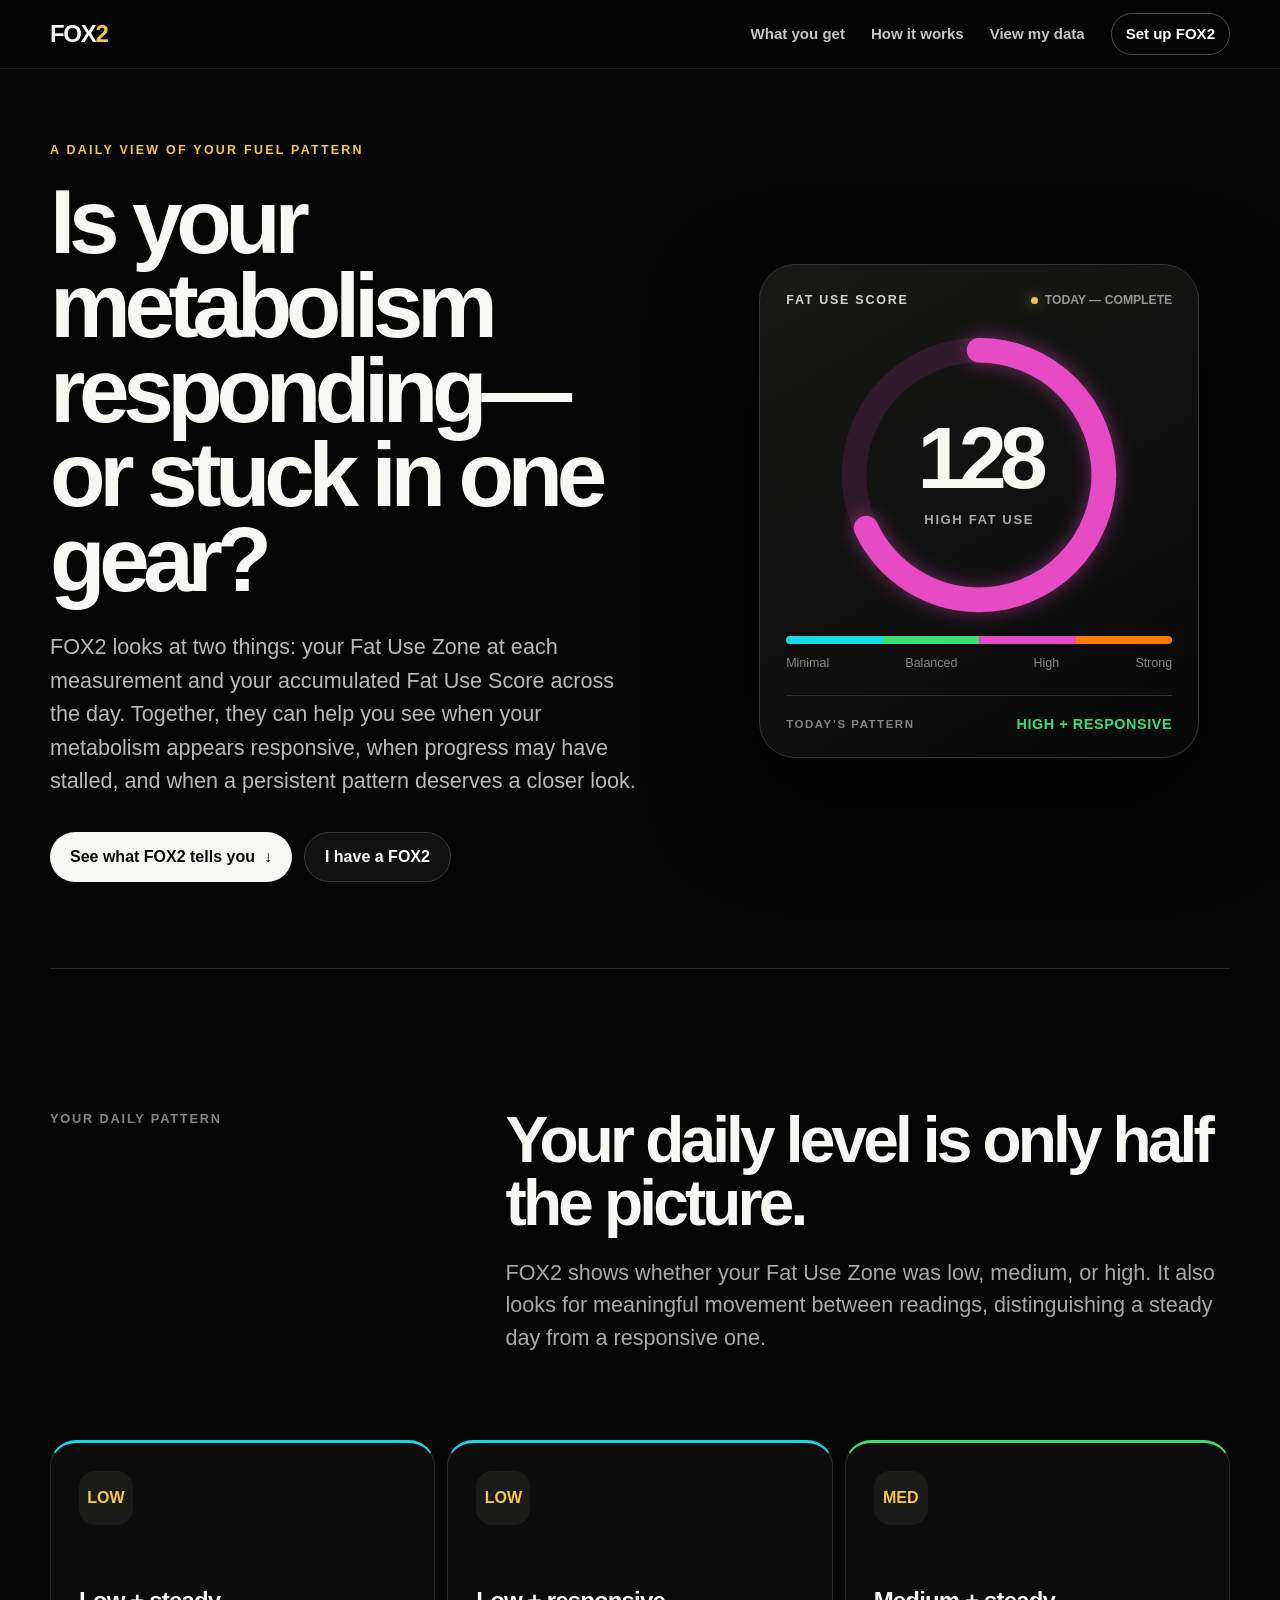
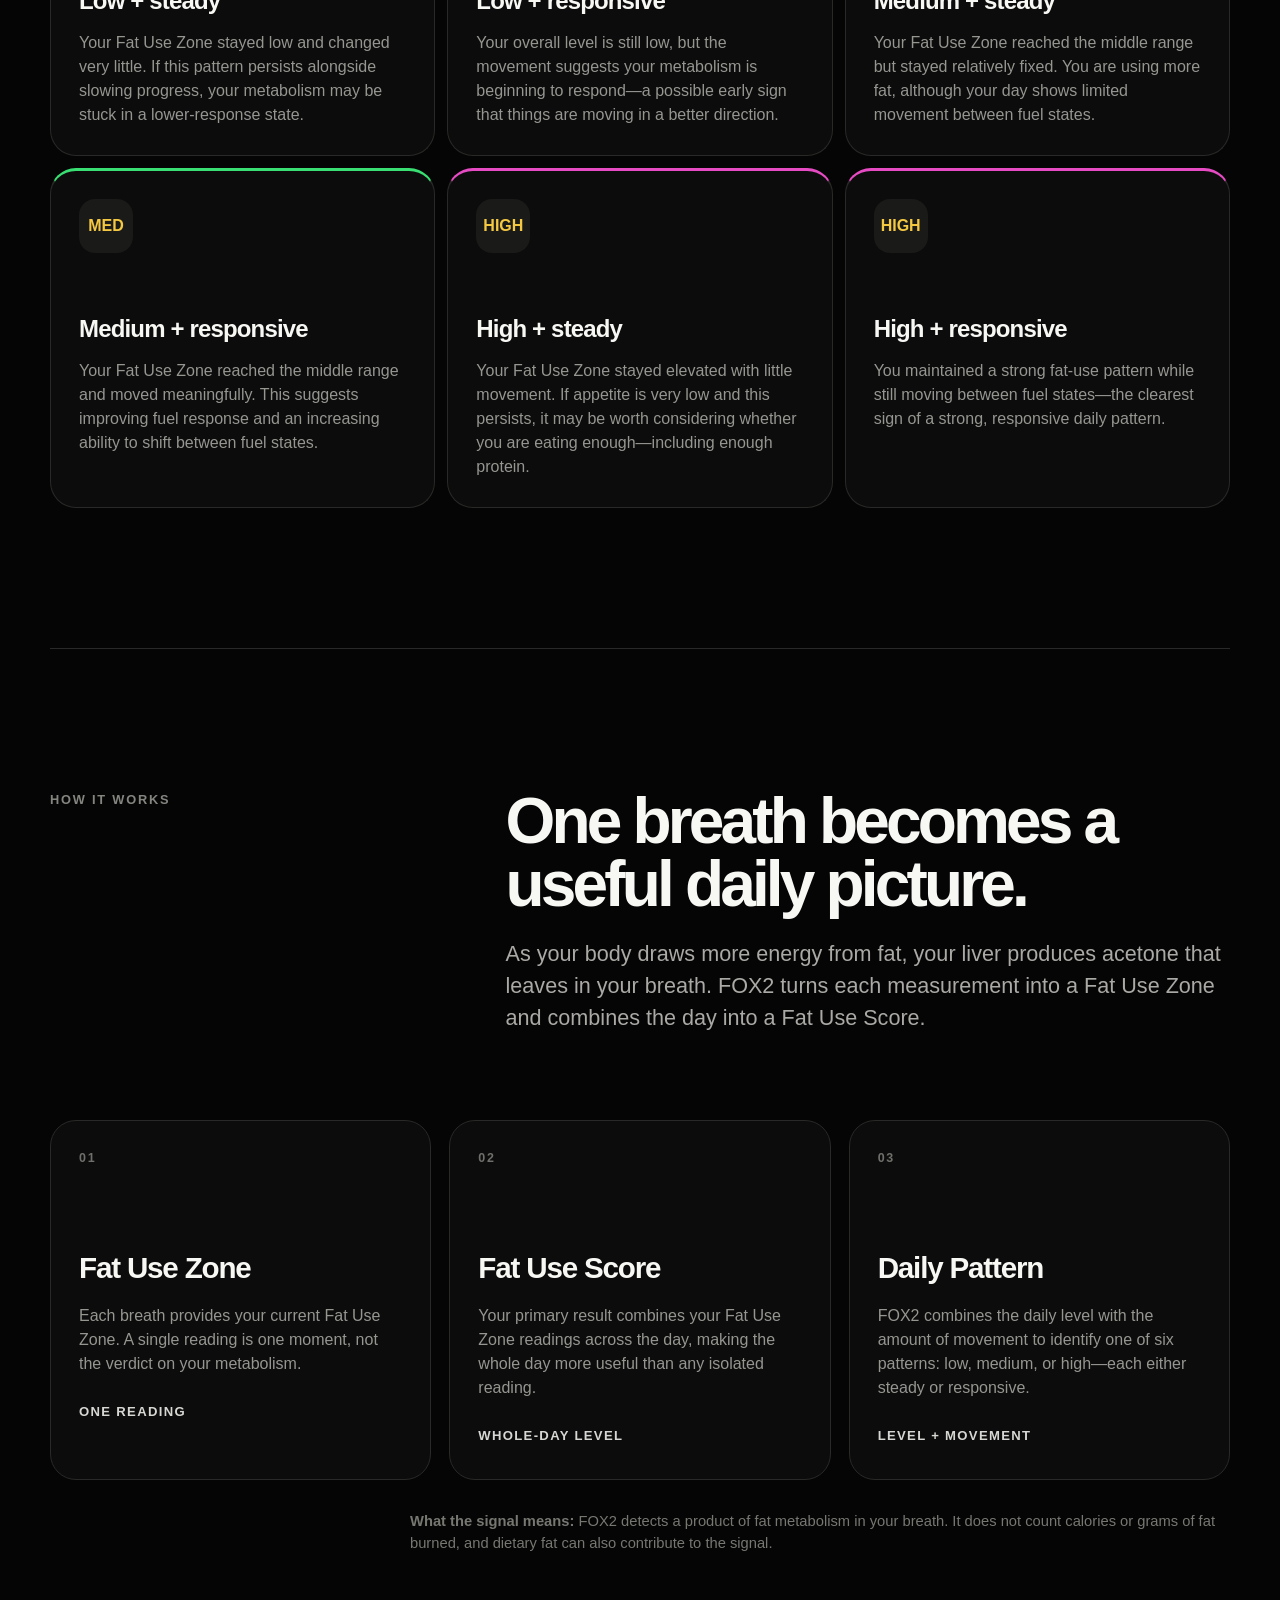
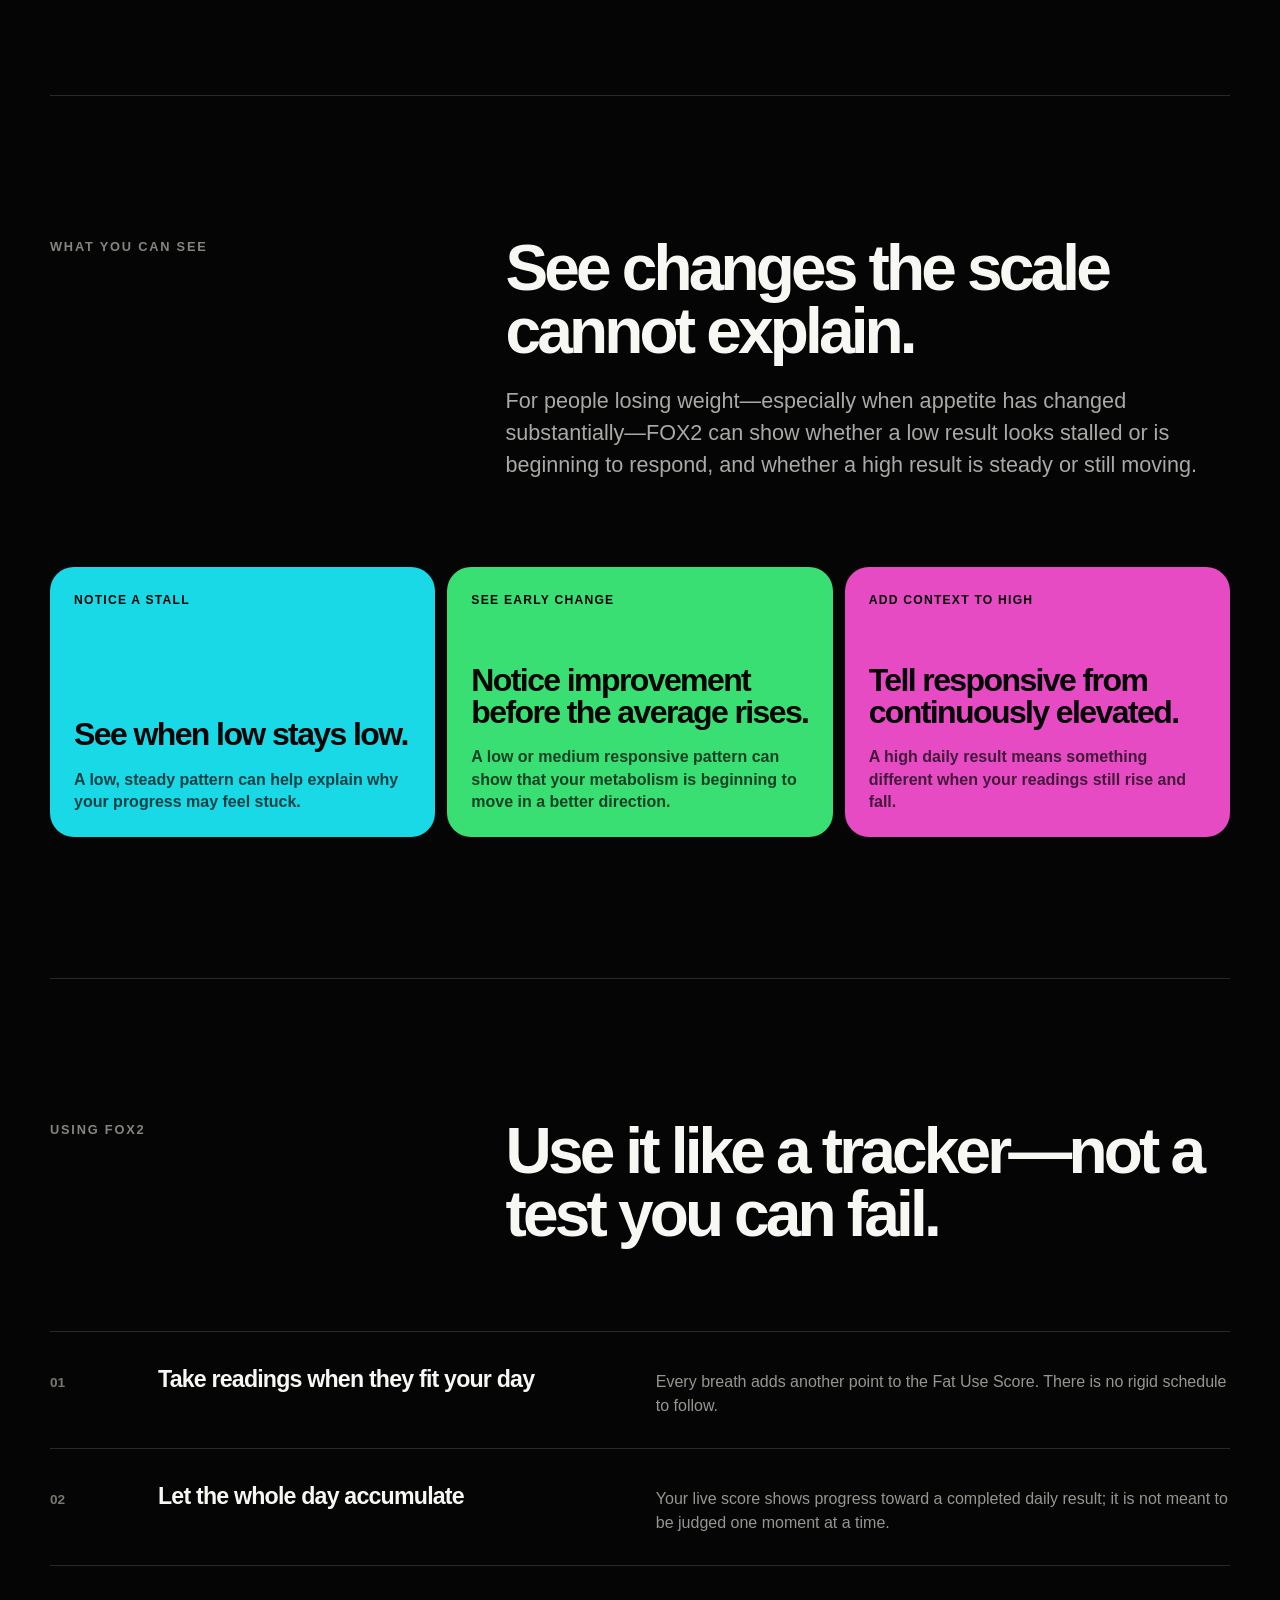
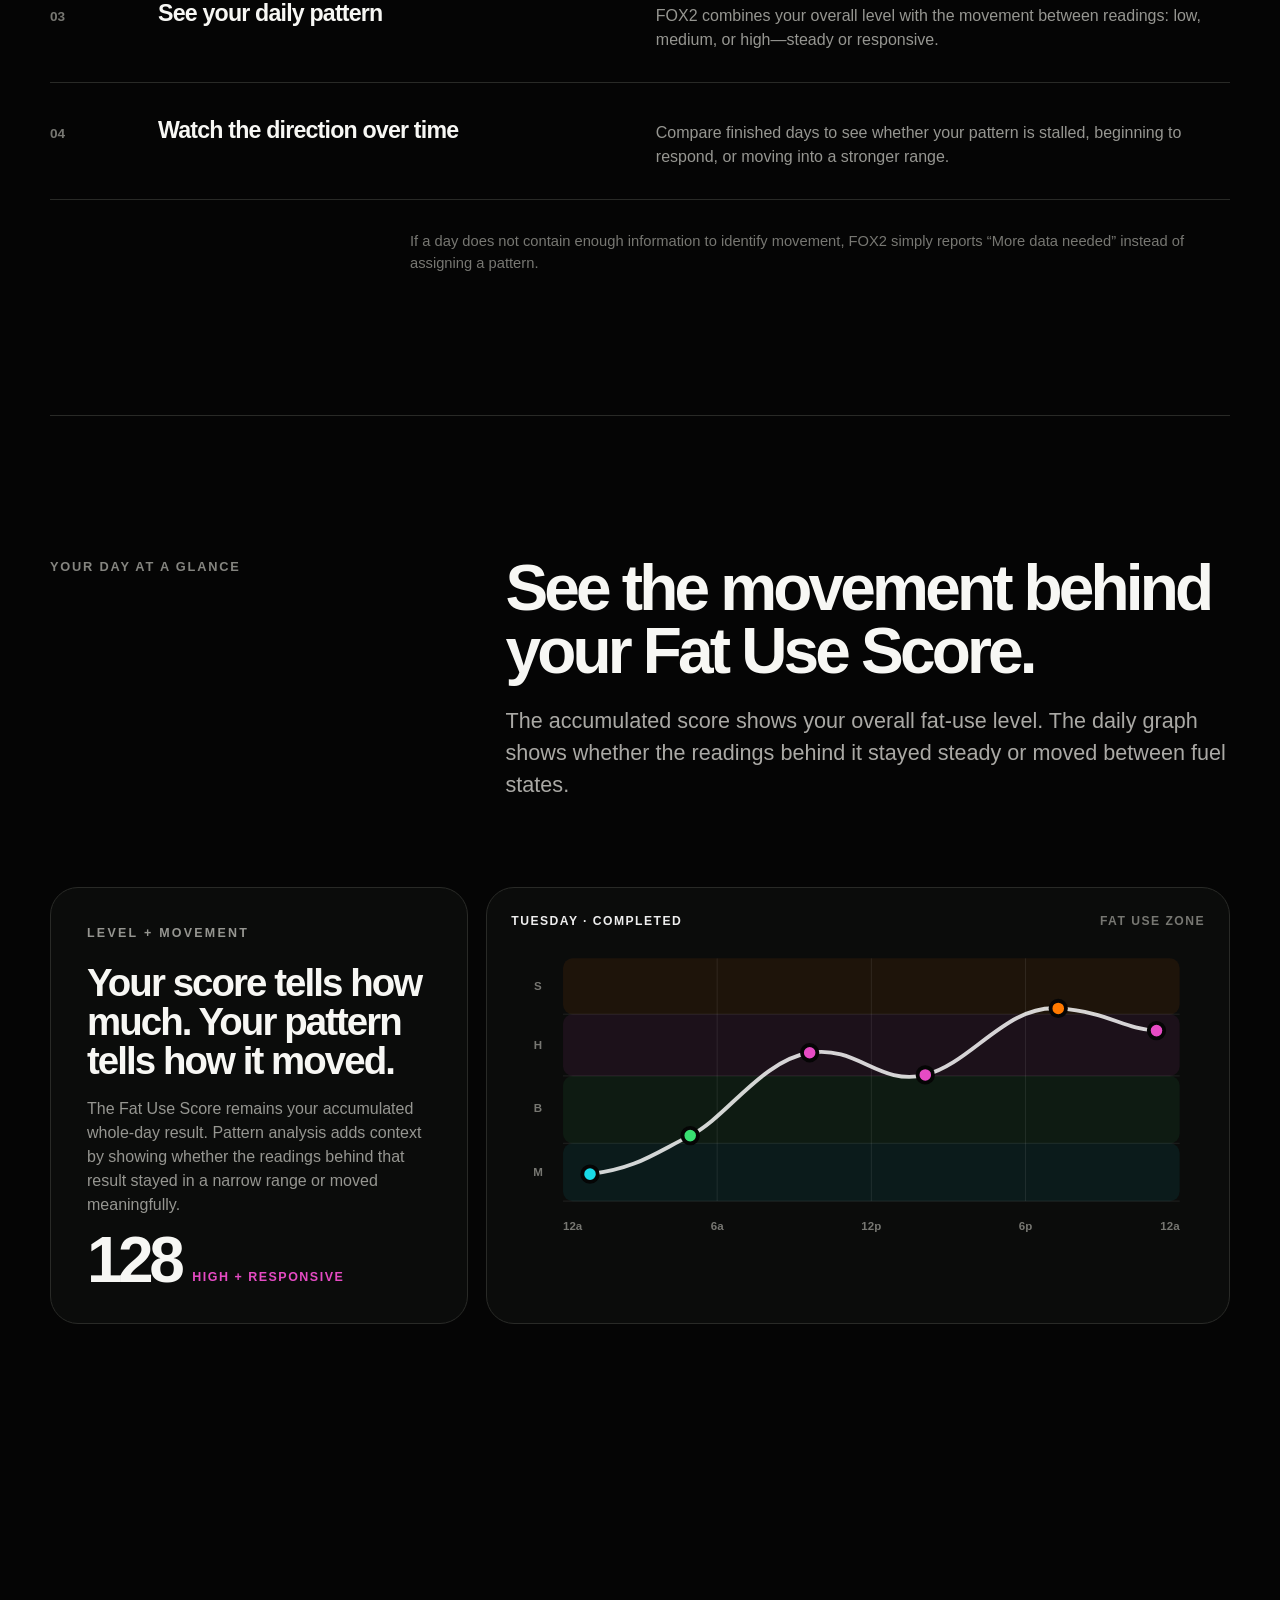
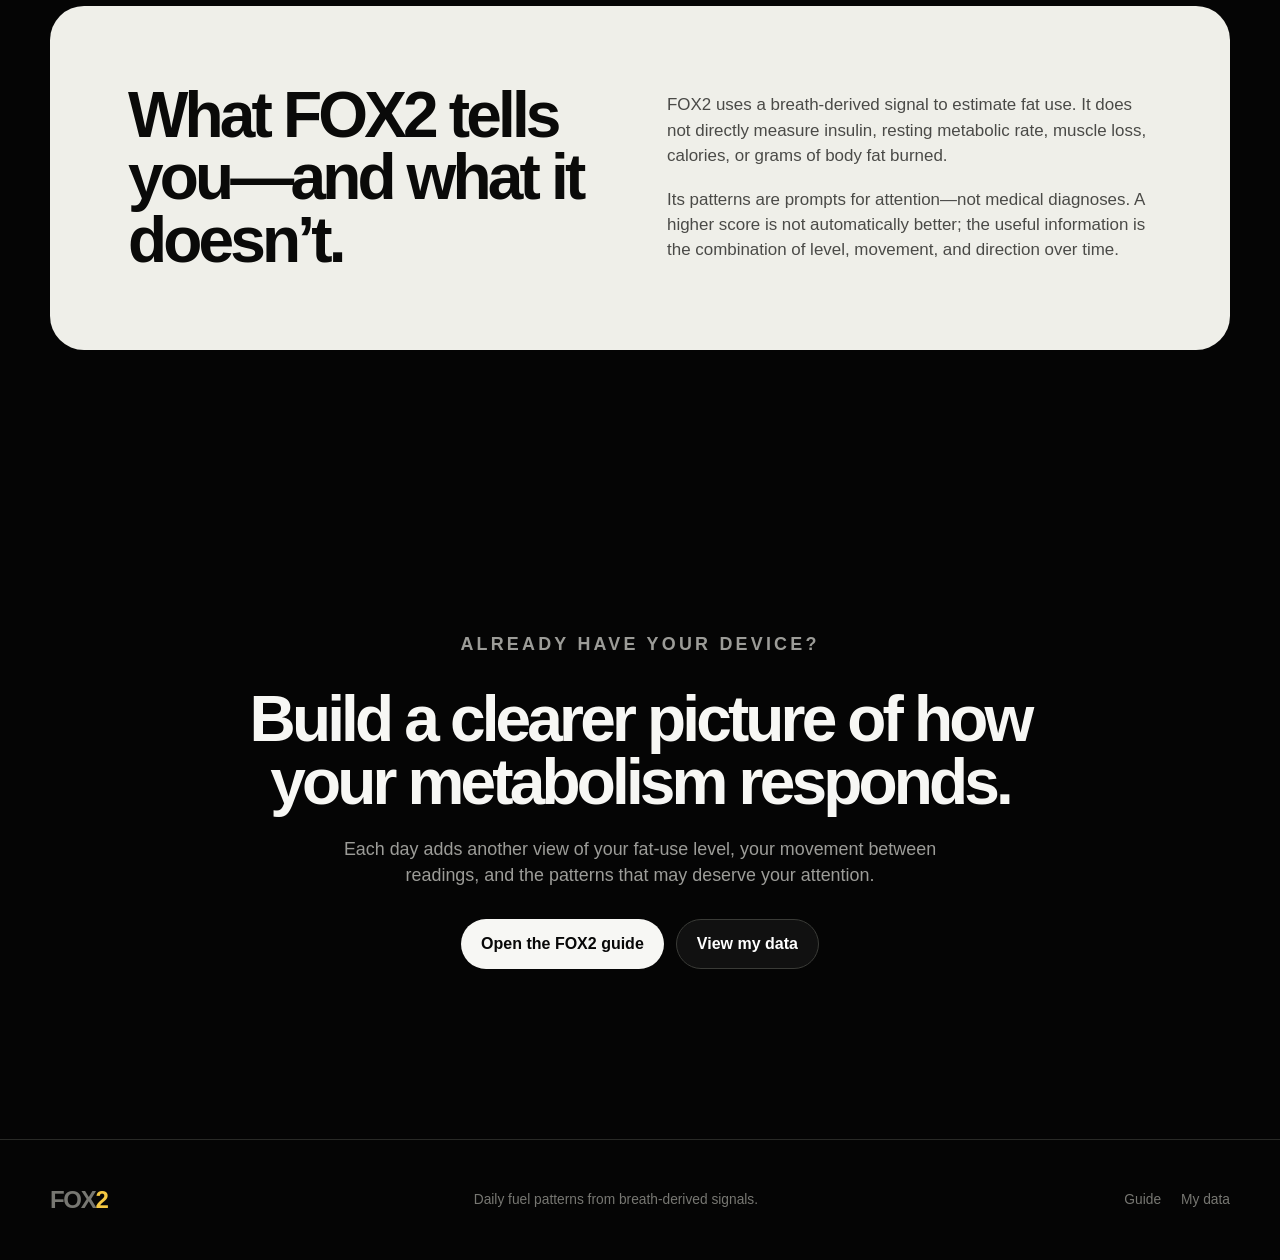
<file: index.html>
<!doctype html>
<html lang="en">
<head>
  <meta charset="utf-8">
  <meta name="viewport" content="width=device-width, initial-scale=1, viewport-fit=cover">
  <meta name="color-scheme" content="dark">
  <meta name="description" content="FOX2 shows your current Fat Use Zone, builds a whole-day Fat Use Score, and reveals how both change over time.">
  <title>FOX2 — Is your metabolism responding?</title>
  <style>
    :root {
      color-scheme: dark;
      --ink: #f7f7f4;
      --muted: #a3a3a0;
      --quiet: #6d6d69;
      --panel: #111210;
      --line: #292a27;
      --cyan: #19d9e6;
      --green: #39df72;
      --magenta: #e64bc4;
      --orange: #ff7900;
      --yellow: #f5c842;
      --page: min(1180px, calc(100vw - 40px));
    }

    * { box-sizing: border-box; }
    html { scroll-behavior: smooth; }
    body {
      margin: 0;
      background: #050505;
      color: var(--ink);
      font-family: Inter, ui-sans-serif, -apple-system, BlinkMacSystemFont, "Segoe UI", sans-serif;
      font-size: 16px;
      line-height: 1.5;
      -webkit-font-smoothing: antialiased;
    }

    a { color: inherit; }
    button, a { -webkit-tap-highlight-color: transparent; }
    .skip-link { position: fixed; left: 12px; top: -60px; z-index: 20; background: #fff; color: #000; padding: 10px 14px; border-radius: 8px; }
    .skip-link:focus { top: 12px; }

    .site-header {
      position: sticky;
      top: 0;
      z-index: 10;
      border-bottom: 1px solid rgba(255,255,255,.08);
      background: rgba(5,5,5,.88);
      backdrop-filter: blur(18px);
    }
    .nav {
      width: var(--page);
      min-height: 68px;
      margin: 0 auto;
      display: flex;
      align-items: center;
      justify-content: space-between;
      gap: 24px;
    }
    .brand { text-decoration: none; font-weight: 900; letter-spacing: -.055em; font-size: 1.5rem; }
    .brand span { color: var(--yellow); }
    .nav-links { display: flex; align-items: center; gap: 26px; }
    .nav-links a { text-decoration: none; color: #c6c6c2; font-size: .94rem; font-weight: 650; }
    .nav-links a:hover, .nav-links a:focus-visible { color: #fff; }
    .nav-action {
      border: 1px solid #474842;
      padding: 9px 14px;
      border-radius: 999px;
      color: #fff !important;
    }

    main { overflow: hidden; }
    .hero {
      width: var(--page);
      min-height: calc(100svh - 69px);
      margin: 0 auto;
      display: grid;
      grid-template-columns: minmax(0, 1.08fr) minmax(380px, .92fr);
      align-items: center;
      gap: clamp(48px, 7vw, 104px);
      padding: 72px 0 86px;
    }
    .eyebrow {
      margin: 0 0 20px;
      color: var(--yellow);
      font-size: .78rem;
      font-weight: 850;
      letter-spacing: .18em;
      text-transform: uppercase;
    }
    h1, h2, h3, p { margin-top: 0; }
    h1 {
      max-width: 760px;
      margin-bottom: 28px;
      font-size: clamp(3.5rem, 7.1vw, 6.7rem);
      line-height: .93;
      letter-spacing: -.07em;
      font-weight: 870;
    }
    .hero-copy {
      max-width: 660px;
      margin-bottom: 34px;
      color: #b9b9b5;
      font-size: clamp(1.08rem, 1.7vw, 1.35rem);
      line-height: 1.55;
    }
    .actions { display: flex; flex-wrap: wrap; gap: 12px; }
    .button {
      display: inline-flex;
      min-height: 48px;
      align-items: center;
      justify-content: center;
      gap: 9px;
      padding: 12px 20px;
      border-radius: 999px;
      text-decoration: none;
      font-weight: 800;
      transition: transform .2s ease, background .2s ease, border-color .2s ease;
    }
    .button:hover { transform: translateY(-2px); }
    .button-primary { background: var(--ink); color: #080808; }
    .button-secondary { border: 1px solid #3a3b37; background: #111; color: #fff; }

    .score-stage { position: relative; min-height: 560px; display: grid; place-items: center; }
    .score-stage::before {
      content: "";
      position: absolute;
      width: 420px;
      height: 420px;
      border-radius: 50%;
      background: radial-gradient(circle, rgba(230,75,196,.15), rgba(25,217,230,.06) 38%, transparent 68%);
      filter: blur(6px);
    }
    .score-card {
      position: relative;
      width: min(100%, 440px);
      padding: 26px 26px 22px;
      border: 1px solid #343530;
      border-radius: 36px;
      background: linear-gradient(150deg, rgba(25,26,24,.97), rgba(8,8,8,.98));
      box-shadow: 0 40px 100px rgba(0,0,0,.5);
    }
    .score-card-head { display: flex; justify-content: space-between; align-items: center; gap: 20px; }
    .score-card-title { font-size: .78rem; letter-spacing: .14em; font-weight: 850; color: #d5d5d1; }
    .building { display: inline-flex; align-items: center; gap: 7px; color: #979792; font-size: .76rem; font-weight: 750; }
    .building::before { content: ""; width: 7px; height: 7px; border-radius: 50%; background: var(--yellow); box-shadow: 0 0 14px rgba(245,200,66,.65); }
    .ring-wrap { width: 286px; height: 286px; margin: 22px auto 10px; position: relative; }
    .ring { width: 100%; height: 100%; transform: rotate(-90deg); overflow: visible; }
    .ring circle { fill: none; stroke-width: 19; }
    .ring-track { stroke: rgba(230,75,196,.13); }
    .ring-value { stroke: var(--magenta); stroke-linecap: round; stroke-dasharray: 603; stroke-dashoffset: 193; filter: drop-shadow(0 0 7px rgba(230,75,196,.45)); }
    .ring-center { position: absolute; inset: 0; display: grid; place-content: center; text-align: center; }
    .score-number { font-size: 5.4rem; line-height: .9; letter-spacing: -.08em; font-weight: 870; }
    .score-unit { margin-top: 12px; color: #a9a9a4; font-size: .82rem; font-weight: 780; letter-spacing: .12em; text-transform: uppercase; }
    .score-band { margin-top: 18px; display: flex; height: 8px; overflow: hidden; border-radius: 99px; }
    .score-band span { flex: 1; }
    .score-band span:nth-child(1) { background: var(--cyan); }
    .score-band span:nth-child(2) { background: var(--green); }
    .score-band span:nth-child(3) { background: var(--magenta); }
    .score-band span:nth-child(4) { background: var(--orange); }
    .score-note { display: flex; justify-content: space-between; margin-top: 10px; color: #858580; font-size: .78rem; }
    .pattern-result { margin-top: 22px; padding-top: 18px; border-top: 1px solid #30312d; display: flex; justify-content: space-between; align-items: center; gap: 18px; }
    .pattern-result span { color: #858580; font-size: .72rem; font-weight: 850; letter-spacing: .13em; text-transform: uppercase; }
    .pattern-result strong { color: var(--green); font-size: .9rem; letter-spacing: .04em; }

    .section { width: var(--page); margin: 0 auto; padding: clamp(86px, 11vw, 150px) 0; }
    .section-rule { border-top: 1px solid var(--line); }
    .section-header { display: grid; grid-template-columns: .72fr 1.28fr; gap: 48px; margin-bottom: 64px; }
    .kicker { color: #858580; font-size: .8rem; font-weight: 850; letter-spacing: .14em; text-transform: uppercase; }
    h2 { margin-bottom: 22px; font-size: clamp(2.55rem, 5vw, 5.2rem); line-height: .98; letter-spacing: -.06em; }
    .section-lede { max-width: 760px; color: #aaa9a5; font-size: clamp(1.08rem, 1.8vw, 1.35rem); }

    .why-grid { display: grid; grid-template-columns: 1fr 1fr; gap: 18px; }
    .why-card { min-height: 320px; padding: 34px; border: 1px solid var(--line); border-radius: 28px; background: var(--panel); }
    .why-card h3 { max-width: 420px; margin-bottom: 18px; font-size: clamp(1.75rem, 3vw, 2.7rem); line-height: 1.02; letter-spacing: -.045em; }
    .why-card p { max-width: 500px; color: #9d9d99; font-size: 1.04rem; }
    .why-card-primary { background: linear-gradient(145deg, #171316, #0c0c0b); }
    .mini-timeline { display: flex; align-items: center; gap: 7px; margin-top: 50px; }
    .mini-timeline span { height: 12px; flex: 1; border-radius: 9px; }
    .mini-timeline span:nth-child(1), .mini-timeline span:nth-child(2) { background: var(--cyan); }
    .mini-timeline span:nth-child(3) { background: var(--green); }
    .mini-timeline span:nth-child(4), .mini-timeline span:nth-child(5) { background: var(--magenta); }
    .mini-timeline span:nth-child(6) { background: var(--orange); }
    .day-stack { margin-top: 32px; display: grid; gap: 10px; }
    .day-row { display: grid; grid-template-columns: 28px 1fr 42px; gap: 12px; align-items: center; color: #777772; font-size: .76rem; font-weight: 750; }
    .day-bar { height: 10px; border-radius: 9px; background: #242522; overflow: hidden; }
    .day-bar i { display: block; height: 100%; border-radius: inherit; }

    .graph-story { display: grid; grid-template-columns: .72fr 1.28fr; gap: 18px; margin-top: 18px; }
    .graph-copy, .graph-panel { min-height: 390px; border: 1px solid var(--line); border-radius: 28px; background: #0b0c0b; }
    .graph-copy { padding: 36px; display: flex; flex-direction: column; justify-content: space-between; }
    .graph-copy h3 { max-width: 420px; margin-bottom: 16px; font-size: clamp(1.9rem, 3vw, 3rem); line-height: 1.02; letter-spacing: -.05em; }
    .graph-copy p { max-width: 470px; color: #969691; }
    .graph-score { display: flex; align-items: flex-end; gap: 12px; }
    .graph-score strong { font-size: 4rem; line-height: .85; letter-spacing: -.07em; }
    .graph-score span { color: var(--magenta); font-size: .78rem; font-weight: 850; letter-spacing: .12em; text-transform: uppercase; }
    .graph-panel { padding: 24px 24px 14px; overflow: hidden; }
    .graph-panel-head { display: flex; justify-content: space-between; align-items: center; gap: 20px; margin-bottom: 10px; color: #777772; font-size: .76rem; font-weight: 800; letter-spacing: .12em; }
    .graph-panel-head strong { color: #eee; }
    .signal-graph { display: block; width: 100%; height: auto; }

    .biology-flow { display: grid; grid-template-columns: repeat(3, 1fr); gap: 12px; }
    .biology-step { position: relative; min-height: 300px; padding: 28px; border: 1px solid var(--line); border-radius: 26px; background: #0b0c0b; }
    .biology-step.low { border-top: 3px solid var(--cyan); }
    .biology-step.medium { border-top: 3px solid var(--green); }
    .biology-step.high { border-top: 3px solid var(--magenta); }
    .biology-icon { display: grid; width: 54px; height: 54px; margin-bottom: 58px; place-items: center; border-radius: 16px; background: #1a1b18; color: var(--yellow); font-weight: 900; }
    .biology-step h3 { margin-bottom: 12px; font-size: 1.5rem; letter-spacing: -.035em; }
    .biology-step p { margin-bottom: 0; color: #969691; }
    .biology-note { max-width: 820px; margin: 30px 0 0 auto; color: #777772; font-size: .92rem; }

    .layer-list { display: grid; grid-template-columns: repeat(3, 1fr); gap: 18px; counter-reset: layers; }
    .layer { counter-increment: layers; min-height: 360px; padding: 28px; border: 1px solid var(--line); border-radius: 26px; background: #0b0c0b; }
    .layer::before { content: "0" counter(layers); display: block; margin-bottom: 78px; color: #6f706b; font-size: .78rem; font-weight: 850; letter-spacing: .14em; }
    .layer h3 { font-size: 1.85rem; letter-spacing: -.04em; margin-bottom: 14px; }
    .layer p { color: #969691; }
    .layer strong { display: block; margin-top: 26px; color: #d7d7d3; font-size: .82rem; letter-spacing: .1em; text-transform: uppercase; }

    .states { display: grid; grid-template-columns: repeat(3, 1fr); gap: 12px; }
    .state { min-height: 270px; padding: 24px; border-radius: 24px; color: #050505; display: flex; flex-direction: column; justify-content: space-between; }
    .state:nth-child(1) { background: var(--cyan); }
    .state:nth-child(2) { background: var(--green); }
    .state:nth-child(3) { background: var(--magenta); }
    .state:nth-child(4) { background: var(--orange); }
    .state-num { font-size: .76rem; font-weight: 900; letter-spacing: .1em; }
    .state h3 { margin: 0; font-size: clamp(1.55rem, 2.5vw, 2.25rem); line-height: .98; letter-spacing: -.05em; }
    .state p { margin: 18px 0 0; color: rgba(5,5,5,.72); font-weight: 650; line-height: 1.4; }

    .steps { display: grid; border-top: 1px solid var(--line); }
    .step { display: grid; grid-template-columns: 80px .9fr 1.1fr; gap: 28px; padding: 30px 0; border-bottom: 1px solid var(--line); align-items: baseline; }
    .step-number { color: #777772; font-size: .85rem; font-weight: 850; }
    .step h3 { margin: 0; font-size: 1.45rem; letter-spacing: -.035em; }
    .step p { margin: 0; color: #969691; }

    .truth {
      display: grid;
      grid-template-columns: 1fr 1fr;
      gap: 54px;
      align-items: center;
      padding: clamp(42px, 7vw, 78px);
      border-radius: 34px;
      background: #efefe9;
      color: #0a0a09;
    }
    .truth h2 { margin-bottom: 0; }
    .truth p { margin-bottom: 18px; color: #4a4a47; font-size: 1.06rem; }
    .truth p:last-child { margin-bottom: 0; }

    .final-cta { padding-bottom: 170px; text-align: center; }
    .final-cta h2 { max-width: 900px; margin-left: auto; margin-right: auto; }
    .final-cta p { max-width: 650px; margin: 0 auto 30px; color: #9c9c98; font-size: 1.12rem; }

    footer { border-top: 1px solid var(--line); }
    .footer-inner { width: var(--page); margin: 0 auto; min-height: 120px; display: flex; justify-content: space-between; align-items: center; gap: 24px; color: #777772; font-size: .86rem; }
    .footer-links { display: flex; gap: 20px; }
    .footer-links a { text-decoration: none; }
    .footer-links a:hover { color: #fff; }

    @media (prefers-reduced-motion: reduce) {
      html { scroll-behavior: auto; }
      *, *::before, *::after { transition-duration: .01ms !important; animation-duration: .01ms !important; }
    }
    @media (max-width: 900px) {
      :root { --page: min(100% - 32px, 720px); }
      .nav-links a:not(.nav-action) { display: none; }
      .hero { min-height: auto; grid-template-columns: 1fr; padding-top: 82px; }
      .score-stage { min-height: 500px; }
      .section-header, .truth { grid-template-columns: 1fr; }
      .why-grid { grid-template-columns: 1fr; }
      .graph-story { grid-template-columns: 1fr; }
      .graph-copy, .graph-panel { min-height: 330px; }
      .biology-flow { grid-template-columns: 1fr 1fr; }
      .biology-step:not(:last-child)::after { display: none; }
      .layer-list { grid-template-columns: 1fr; }
      .layer { min-height: 270px; }
      .layer::before { margin-bottom: 48px; }
      .states { grid-template-columns: 1fr 1fr; }
      .step { grid-template-columns: 50px 1fr; }
      .step p { grid-column: 2; }
    }
    @media (max-width: 560px) {
      :root { --page: calc(100% - 24px); }
      .nav { min-height: 60px; }
      .nav-action { padding: 8px 12px; font-size: .85rem !important; }
      .hero { padding: 64px 0 72px; gap: 36px; }
      h1 { font-size: clamp(3.25rem, 17vw, 5rem); }
      .score-stage { min-height: 440px; }
      .score-card { padding: 20px; border-radius: 28px; }
      .ring-wrap { width: 238px; height: 238px; }
      .score-number { font-size: 4.5rem; }
      .section { padding: 86px 0; }
      .section-header { gap: 16px; margin-bottom: 40px; }
      .why-card { min-height: 290px; padding: 26px; }
      .states { grid-template-columns: 1fr; }
      .biology-flow { grid-template-columns: 1fr; }
      .biology-step { min-height: auto; }
      .biology-icon { margin-bottom: 34px; }
      .graph-copy { min-height: 310px; padding: 28px; }
      .graph-panel { min-height: auto; padding: 18px 12px 10px; }
      .state { min-height: 190px; }
      .step { grid-template-columns: 38px 1fr; gap: 16px; }
      .truth { padding: 30px 24px; gap: 22px; border-radius: 26px; }
      .footer-inner { align-items: flex-start; flex-direction: column; justify-content: center; }
    }
  </style>
</head>
<body>
  <a class="skip-link" href="#main">Skip to content</a>
  <header class="site-header">
    <nav class="nav" aria-label="Primary navigation">
      <a class="brand" href="/" aria-label="FOX2 home">FOX<span>2</span></a>
      <div class="nav-links">
        <a href="#what-you-get">What you get</a>
        <a href="#fox2-system">How it works</a>
        <a href="/graphs/">View my data</a>
        <a class="nav-action" href="/guide/">Set up FOX2</a>
      </div>
    </nav>
  </header>

  <main id="main">
    <section class="hero" aria-labelledby="hero-title">
      <div>
        <p class="eyebrow">A daily view of your fuel pattern</p>
        <h1 id="hero-title">Is your metabolism responding—or stuck in one gear?</h1>
        <p class="hero-copy">FOX2 looks at two things: your Fat Use Zone at each measurement and your accumulated Fat Use Score across the day. Together, they can help you see when your metabolism appears responsive, when progress may have stalled, and when a persistent pattern deserves a closer look.</p>
        <div class="actions">
          <a class="button button-primary" href="#what-you-get">See what FOX2 tells you <span aria-hidden="true">↓</span></a>
          <a class="button button-secondary" href="/guide/">I have a FOX2</a>
        </div>
      </div>

      <div class="score-stage" aria-label="Example Fat Use Score, still building">
        <div class="score-card">
          <div class="score-card-head">
            <span class="score-card-title">FAT USE SCORE</span>
            <span class="building">TODAY — COMPLETE</span>
          </div>
          <div class="ring-wrap">
            <svg class="ring" viewBox="0 0 220 220" role="img" aria-label="Fat Use Score ring in the high fat-use band">
              <circle class="ring-track" cx="110" cy="110" r="96"></circle>
              <circle class="ring-value" cx="110" cy="110" r="96"></circle>
            </svg>
            <div class="ring-center">
              <div class="score-number">128</div>
              <div class="score-unit">High fat use</div>
            </div>
          </div>
          <div class="score-band" aria-hidden="true"><span></span><span></span><span></span><span></span></div>
          <div class="score-note"><span>Minimal</span><span>Balanced</span><span>High</span><span>Strong</span></div>
          <div class="pattern-result"><span>Today’s pattern</span><strong>HIGH + RESPONSIVE</strong></div>
        </div>
      </div>
    </section>

    <section class="section section-rule" id="what-you-get" aria-labelledby="biology-title">
      <div class="section-header">
        <div class="kicker">Your daily pattern</div>
        <div>
          <h2 id="biology-title">Your daily level is only half the picture.</h2>
          <p class="section-lede">FOX2 shows whether your Fat Use Zone was low, medium, or high. It also looks for meaningful movement between readings, distinguishing a steady day from a responsive one.</p>
        </div>
      </div>
      <div class="biology-flow">
        <article class="biology-step low">
          <span class="biology-icon" aria-hidden="true">LOW</span>
          <h3>Low + steady</h3>
          <p>Your Fat Use Zone stayed low and changed very little. If this pattern persists alongside slowing progress, your metabolism may be stuck in a lower-response state.</p>
        </article>
        <article class="biology-step low">
          <span class="biology-icon" aria-hidden="true">LOW</span>
          <h3>Low + responsive</h3>
          <p>Your overall level is still low, but the movement suggests your metabolism is beginning to respond—a possible early sign that things are moving in a better direction.</p>
        </article>
        <article class="biology-step medium">
          <span class="biology-icon" aria-hidden="true">MED</span>
          <h3>Medium + steady</h3>
          <p>Your Fat Use Zone reached the middle range but stayed relatively fixed. You are using more fat, although your day shows limited movement between fuel states.</p>
        </article>
        <article class="biology-step medium">
          <span class="biology-icon" aria-hidden="true">MED</span>
          <h3>Medium + responsive</h3>
          <p>Your Fat Use Zone reached the middle range and moved meaningfully. This suggests improving fuel response and an increasing ability to shift between fuel states.</p>
        </article>
        <article class="biology-step high">
          <span class="biology-icon" aria-hidden="true">HIGH</span>
          <h3>High + steady</h3>
          <p>Your Fat Use Zone stayed elevated with little movement. If appetite is very low and this persists, it may be worth considering whether you are eating enough—including enough protein.</p>
        </article>
        <article class="biology-step high">
          <span class="biology-icon" aria-hidden="true">HIGH</span>
          <h3>High + responsive</h3>
          <p>You maintained a strong fat-use pattern while still moving between fuel states—the clearest sign of a strong, responsive daily pattern.</p>
        </article>
      </div>
    </section>

    <section class="section section-rule" id="fox2-system" aria-labelledby="layers-title">
      <div class="section-header">
        <div class="kicker">How it works</div>
        <div>
          <h2 id="layers-title">One breath becomes a useful daily picture.</h2>
          <p class="section-lede">As your body draws more energy from fat, your liver produces acetone that leaves in your breath. FOX2 turns each measurement into a Fat Use Zone and combines the day into a Fat Use Score.</p>
        </div>
      </div>
      <div class="layer-list">
        <article class="layer">
          <h3>Fat Use Zone</h3>
          <p>Each breath provides your current Fat Use Zone. A single reading is one moment, not the verdict on your metabolism.</p>
          <strong>One reading</strong>
        </article>
        <article class="layer">
          <h3>Fat Use Score</h3>
          <p>Your primary result combines your Fat Use Zone readings across the day, making the whole day more useful than any isolated reading.</p>
          <strong>Whole-day level</strong>
        </article>
        <article class="layer">
          <h3>Daily Pattern</h3>
          <p>FOX2 combines the daily level with the amount of movement to identify one of six patterns: low, medium, or high—each either steady or responsive.</p>
          <strong>Level + movement</strong>
        </article>
      </div>
      <p class="biology-note"><strong>What the signal means:</strong> FOX2 detects a product of fat metabolism in your breath. It does not count calories or grams of fat burned, and dietary fat can also contribute to the signal.</p>
    </section>

    <section class="section section-rule" id="fuel-states" aria-labelledby="states-title">
      <div class="section-header">
        <div class="kicker">What you can see</div>
        <div>
          <h2 id="states-title">See changes the scale cannot explain.</h2>
          <p class="section-lede">For people losing weight—especially when appetite has changed substantially—FOX2 can show whether a low result looks stalled or is beginning to respond, and whether a high result is steady or still moving.</p>
        </div>
      </div>
      <div class="states">
        <article class="state"><span class="state-num">NOTICE A STALL</span><div><h3>See when low stays low.</h3><p>A low, steady pattern can help explain why your progress may feel stuck.</p></div></article>
        <article class="state"><span class="state-num">SEE EARLY CHANGE</span><div><h3>Notice improvement before the average rises.</h3><p>A low or medium responsive pattern can show that your metabolism is beginning to move in a better direction.</p></div></article>
        <article class="state"><span class="state-num">ADD CONTEXT TO HIGH</span><div><h3>Tell responsive from continuously elevated.</h3><p>A high daily result means something different when your readings still rise and fall.</p></div></article>
      </div>
    </section>

    <section class="section section-rule" aria-labelledby="use-title">
      <div class="section-header">
        <div class="kicker">Using FOX2</div>
        <div><h2 id="use-title">Use it like a tracker—not a test you can fail.</h2></div>
      </div>
      <div class="steps">
        <article class="step"><span class="step-number">01</span><h3>Take readings when they fit your day</h3><p>Every breath adds another point to the Fat Use Score. There is no rigid schedule to follow.</p></article>
        <article class="step"><span class="step-number">02</span><h3>Let the whole day accumulate</h3><p>Your live score shows progress toward a completed daily result; it is not meant to be judged one moment at a time.</p></article>
        <article class="step"><span class="step-number">03</span><h3>See your daily pattern</h3><p>FOX2 combines your overall level with the movement between readings: low, medium, or high—steady or responsive.</p></article>
        <article class="step"><span class="step-number">04</span><h3>Watch the direction over time</h3><p>Compare finished days to see whether your pattern is stalled, beginning to respond, or moving into a stronger range.</p></article>
      </div>
      <p class="biology-note">If a day does not contain enough information to identify movement, FOX2 simply reports “More data needed” instead of assigning a pattern.</p>
    </section>

    <section class="section section-rule" id="daily-view" aria-labelledby="why-title">
      <div class="section-header">
        <div class="kicker">Your day at a glance</div>
        <div>
          <h2 id="why-title">See the movement behind your Fat Use Score.</h2>
          <p class="section-lede">The accumulated score shows your overall fat-use level. The daily graph shows whether the readings behind it stayed steady or moved between fuel states.</p>
        </div>
      </div>
      <div class="graph-story">
        <article class="graph-copy">
          <div>
            <p class="eyebrow">Level + movement</p>
            <h3>Your score tells how much. Your pattern tells how it moved.</h3>
            <p>The Fat Use Score remains your accumulated whole-day result. Pattern analysis adds context by showing whether the readings behind that result stayed in a narrow range or moved meaningfully.</p>
          </div>
          <div class="graph-score"><strong>128</strong><span>High + responsive</span></div>
        </article>
        <div class="graph-panel" aria-label="Example completed daily Fat Use Zone graph">
          <div class="graph-panel-head"><strong>TUESDAY · COMPLETED</strong><span>FAT USE ZONE</span></div>
          <svg class="signal-graph" viewBox="0 0 720 320" role="img" aria-labelledby="example-graph-title example-graph-desc">
            <title id="example-graph-title">Example FOX2 daily Fat Use Zone graph</title>
            <desc id="example-graph-desc">Six breath readings move from minimal through balanced, high, and strong fat-use signal bands during a completed day, producing a high and responsive pattern.</desc>
            <rect x="54" y="18" width="640" height="58" rx="10" fill="rgba(255,121,0,.08)"></rect>
            <rect x="54" y="76" width="640" height="64" rx="10" fill="rgba(230,75,196,.08)"></rect>
            <rect x="54" y="140" width="640" height="70" rx="10" fill="rgba(57,223,114,.07)"></rect>
            <rect x="54" y="210" width="640" height="60" rx="10" fill="rgba(25,217,230,.07)"></rect>
            <g stroke="rgba(255,255,255,.09)" stroke-width="1">
              <line x1="54" y1="76" x2="694" y2="76"></line><line x1="54" y1="140" x2="694" y2="140"></line><line x1="54" y1="210" x2="694" y2="210"></line><line x1="54" y1="270" x2="694" y2="270"></line>
              <line x1="214" y1="18" x2="214" y2="270"></line><line x1="374" y1="18" x2="374" y2="270"></line><line x1="534" y1="18" x2="534" y2="270"></line>
            </g>
            <g fill="#777772" font-family="Inter, -apple-system, sans-serif" font-size="12" font-weight="700">
              <text x="28" y="51" text-anchor="middle">S</text><text x="28" y="112" text-anchor="middle">H</text><text x="28" y="178" text-anchor="middle">B</text><text x="28" y="244" text-anchor="middle">M</text>
              <text x="54" y="300">12a</text><text x="214" y="300" text-anchor="middle">6a</text><text x="374" y="300" text-anchor="middle">12p</text><text x="534" y="300" text-anchor="middle">6p</text><text x="694" y="300" text-anchor="end">12a</text>
            </g>
            <path d="M82 242 C130 236 148 221 186 202 S260 124 310 116 S382 151 430 139 S514 66 568 70 S634 91 670 93" fill="none" stroke="rgba(255,255,255,.82)" stroke-width="4" stroke-linecap="round"></path>
            <g stroke="#050505" stroke-width="4">
              <circle cx="82" cy="242" r="8" fill="#19d9e6"></circle><circle cx="186" cy="202" r="8" fill="#39df72"></circle><circle cx="310" cy="116" r="8" fill="#e64bc4"></circle><circle cx="430" cy="139" r="8" fill="#e64bc4"></circle><circle cx="568" cy="70" r="8" fill="#ff7900"></circle><circle cx="670" cy="93" r="8" fill="#e64bc4"></circle>
            </g>
          </svg>
        </div>
      </div>
    </section>

    <section class="section" aria-labelledby="truth-title">
      <div class="truth">
        <h2 id="truth-title">What FOX2 tells you—and what it doesn’t.</h2>
        <div>
          <p>FOX2 uses a breath-derived signal to estimate fat use. It does not directly measure insulin, resting metabolic rate, muscle loss, calories, or grams of body fat burned.</p>
          <p>Its patterns are prompts for attention—not medical diagnoses. A higher score is not automatically better; the useful information is the combination of level, movement, and direction over time.</p>
        </div>
      </div>
    </section>

    <section class="section final-cta" aria-labelledby="cta-title">
      <p class="eyebrow">Already have your device?</p>
      <h2 id="cta-title">Build a clearer picture of how your metabolism responds.</h2>
      <p>Each day adds another view of your fat-use level, your movement between readings, and the patterns that may deserve your attention.</p>
      <div class="actions" style="justify-content:center">
        <a class="button button-primary" href="/guide/">Open the FOX2 guide</a>
        <a class="button button-secondary" href="/graphs/">View my data</a>
      </div>
    </section>
  </main>

  <footer>
    <div class="footer-inner">
      <a class="brand" href="/" aria-label="FOX2 home">FOX<span>2</span></a>
      <span>Daily fuel patterns from breath-derived signals.</span>
      <div class="footer-links"><a href="/guide/">Guide</a><a href="/graphs/">My data</a></div>
    </div>
  </footer>
</body>
</html>
</file>
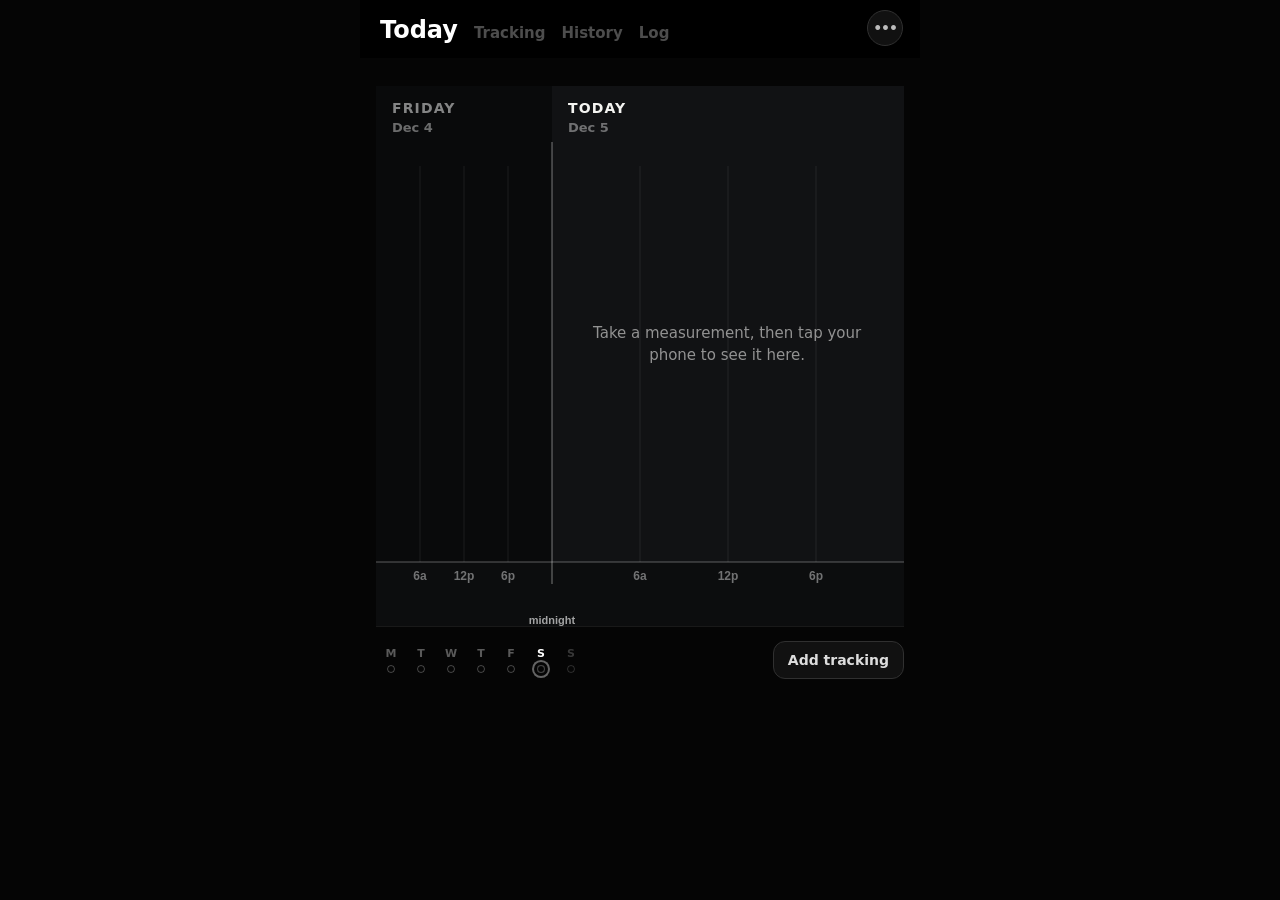
<file: graphs/index.html>
<!doctype html>
<html lang="en">
<head>
  <meta charset="utf-8">
  <meta name="viewport" content="width=device-width,initial-scale=1,viewport-fit=cover">
  <meta name="theme-color" content="#050505">
  <title>FOX2</title>
  <link rel="stylesheet" href="app.css?v=20261120-4">
</head>
<body>
  <div class="app-shell">
    <header class="app-header">
      <div class="brand">FOX2</div>
      <nav class="tabs" role="tablist" aria-label="FOX2 results">
        <button class="tab is-active" id="tab-today" role="tab" aria-selected="true" aria-controls="panel-today" data-view="today">Today</button>
        <button class="tab" id="tab-tracking" role="tab" aria-selected="false" aria-controls="panel-tracking" data-view="tracking" tabindex="-1">Tracking</button>
        <button class="tab" id="tab-history" role="tab" aria-selected="false" aria-controls="panel-history" data-view="history" tabindex="-1">History</button>
        <button class="tab" id="tab-log" role="tab" aria-selected="false" aria-controls="panel-log" data-view="log" tabindex="-1">Log</button>
      </nav>
      <button class="utility-button" id="utility-button" type="button" aria-label="Share or export" aria-haspopup="dialog">•••</button>
    </header>

    <main class="app-main" id="app-main" aria-live="polite">
      <div class="shared-banner" id="shared-banner" hidden>Shared FOX2 snapshot</div>
      <section class="panel is-active" id="panel-today" role="tabpanel" aria-labelledby="tab-today" aria-hidden="false">
        <div class="loading-card" id="loading-card">
          <div class="spinner" aria-hidden="true"></div>
          <p id="loading-copy">Loading your FOX2…</p>
        </div>

        <div id="today-content" hidden>
          <div class="day-card-viewport" id="day-card-viewport">
            <div class="day-card-track" id="day-card-track">
              <div class="day-card-panel" data-day-slot="previous"></div>
              <div class="day-card-panel" data-day-slot="current">
                <section class="timeline-card" aria-labelledby="graph-title">
                  <h2 class="sr-only" id="graph-title">Daily Fat Use Zone graph</h2>
                  <div class="timeline-day-heading is-previous">
                    <strong class="timeline-day-name">Yesterday</strong>
                    <span class="timeline-day-date">—</span>
                  </div>
                  <div class="timeline-day-heading is-current">
                    <strong class="timeline-day-name">Today</strong>
                    <span class="timeline-day-date">—</span>
                  </div>
                  <button class="timeline-score-button is-previous" type="button" aria-label="Explain the previous day's Daily Fat Use">
                    <span>Daily Fat Use</span>
                    <strong class="timeline-score-ring"><i class="timeline-score-base" aria-hidden="true"></i><i class="timeline-score-overflow" aria-hidden="true"></i><b class="timeline-score-value">—</b></strong>
                    <em class="timeline-score-state"></em>
                  </button>
                  <button class="timeline-score-button is-current" id="daily-fat-use-info" type="button" aria-label="Explain Daily Fat Use and its reference number">
                    <span>Daily Fat Use</span>
                    <strong class="timeline-score-ring"><i class="timeline-score-base" aria-hidden="true"></i><i class="timeline-score-overflow" aria-hidden="true"></i><b class="timeline-score-value" id="today-average">—</b></strong>
                    <em class="timeline-score-state">so far</em>
                  </button>
                  <button class="timeline-caret is-previous" id="timeline-previous" type="button" aria-label="Show the previous measured day">‹</button>
                  <button class="timeline-caret is-next" id="timeline-next" type="button" aria-label="Show the next measured day" hidden>›</button>
                  <div class="day-chart" id="day-chart" role="img" aria-label="Today's Fat Use Zone measurements"></div>
                  <p class="empty-copy" id="today-empty">Take a measurement, then tap your phone to see it here.</p>
                </section>
              </div>
              <div class="day-card-panel" data-day-slot="next"></div>
            </div>
          </div>

          <div class="today-actions">
            <div class="week-nav" id="week-nav" role="group" aria-label="This calendar week"></div>
            <button class="quiet-action" id="start-tracking-shortcut" type="button">Add tracking</button>
          </div>
        </div>

        <section class="empty-state" id="unsupported-state" hidden>
          <h1>This FOX2 update needs a newer web app.</h1>
          <p id="unsupported-copy">Please refresh this page and try again.</p>
        </section>
      </section>

      <section class="panel" id="panel-tracking" role="tabpanel" aria-labelledby="tab-tracking" aria-hidden="true" inert hidden>
        <div id="tracking-content"></div>
      </section>

      <section class="panel" id="panel-history" role="tabpanel" aria-labelledby="tab-history" aria-hidden="true" inert hidden>
        <h1 class="sr-only">History</h1>
        <div id="history-content"></div>
      </section>

      <section class="panel" id="panel-log" role="tabpanel" aria-labelledby="tab-log" aria-hidden="true" inert hidden>
        <header class="section-heading">
          <p class="eyebrow">Tracked changes</p>
          <h1>Log</h1>
        </header>
        <div id="log-content"></div>
      </section>
    </main>
  </div>

  <dialog class="sheet" id="start-dialog" aria-labelledby="start-dialog-title">
    <form method="dialog" id="start-form">
      <button class="sheet-close" value="cancel" aria-label="Close">×</button>
      <p class="eyebrow" id="start-dialog-eyebrow">Tracking</p>
      <h2 id="start-dialog-title">What change do you want to track?</h2>
      <label class="field" id="tracking-name-field">
        <span>Name your change</span>
        <input id="tracking-name" name="name" maxlength="80" placeholder="Eating dinner earlier" required>
      </label>
      <label class="field" id="tracking-start-field">
        <span>Start date</span>
        <input id="tracking-start" name="start" type="date" required>
      </label>
      <p class="form-note" id="tracking-form-note">FOX2 will compare the next 30 days with up to three earlier measured days.</p>
      <button class="primary-button" id="tracking-form-submit" value="start">Add tracking</button>
    </form>
  </dialog>

  <dialog class="sheet" id="tracking-info-dialog" aria-labelledby="tracking-info-title">
    <form method="dialog" id="tracking-info-form">
      <button class="sheet-close" value="cancel" aria-label="Close">×</button>
      <p class="eyebrow">About this comparison</p>
      <h2 id="tracking-info-title">Tracking a change</h2>
      <p class="sheet-copy">FOX2 compares your completed Daily Fat Use after Start with up to three completed days from before Start. Today is shown, but it does not count until the day is finished.</p>
      <dl class="date-list"><div><dt>Start</dt><dd id="info-start-date">—</dd></div><div><dt>End</dt><dd id="info-end-date">—</dd></div></dl>
      <button class="sheet-action" value="edit-name">Edit name</button>
      <button class="sheet-action" value="edit-start">Change start date</button>
      <button class="sheet-action is-danger" value="stop">Stop tracking</button>
    </form>
  </dialog>

  <dialog class="sheet metric-info-sheet" id="metric-info-dialog" aria-labelledby="metric-info-title">
    <form method="dialog">
      <button class="sheet-close" value="cancel" aria-label="Close">×</button>
      <p class="eyebrow" id="metric-info-eyebrow">Today</p>
      <h2 id="metric-info-title">Daily Fat Use</h2>
      <p class="sheet-copy" id="metric-info-copy"></p>
    </form>
  </dialog>

  <dialog class="confirm-dialog" id="confirm-dialog" aria-labelledby="confirm-title">
    <form method="dialog">
      <h2 id="confirm-title">Change the start date?</h2>
      <p id="confirm-copy">This will choose new Before days and recalculate the comparison.</p>
      <div class="confirm-actions">
        <button value="cancel">Cancel</button>
        <button class="is-primary" id="confirm-action" value="confirm">Continue</button>
      </div>
    </form>
  </dialog>

  <dialog class="sheet utility-sheet" id="utility-dialog" aria-labelledby="utility-title">
    <form method="dialog">
      <button class="sheet-close" value="cancel" aria-label="Close">×</button>
      <p class="eyebrow">Your data</p>
      <h2 id="utility-title">Share or export</h2>
      <p class="sheet-copy" id="utility-copy">Share a frozen copy or download your FOX2 data.</p>
      <button class="sheet-action" id="share-results" value="share" type="button">Share results</button>
      <button class="sheet-action" id="export-measurements" value="measurements" type="button">Export measurements CSV</button>
      <button class="sheet-action" id="export-daily" value="daily" type="button">Export Daily Fat Use CSV</button>
      <p class="utility-status" id="utility-status" role="status"></p>
    </form>
  </dialog>

  <div class="handoff-overlay" id="nfc-sync-handoff" aria-live="polite" hidden>
    <div class="handoff-card">
      <div class="handoff-mark" id="nfc-sync-mark">✓</div>
      <h1 id="nfc-sync-title">Your FOX2 is synced</h1>
      <p id="nfc-sync-message">Your open results page has been updated.</p>
      <button class="primary-button" id="nfc-sync-return" type="button">Return to my results</button>
    </div>
  </div>

  <script src="data-fetch.js?v=20260930-11"></script>
  <script src="payload-codec.js?v=20261112-03"></script>
  <script src="daily-record.js?v=20261113-01"></script>
  <script src="time-codec.js?v=20261110-01"></script>
  <script src="app.js?v=20261120-7"></script>
</body>
</html>
</file>
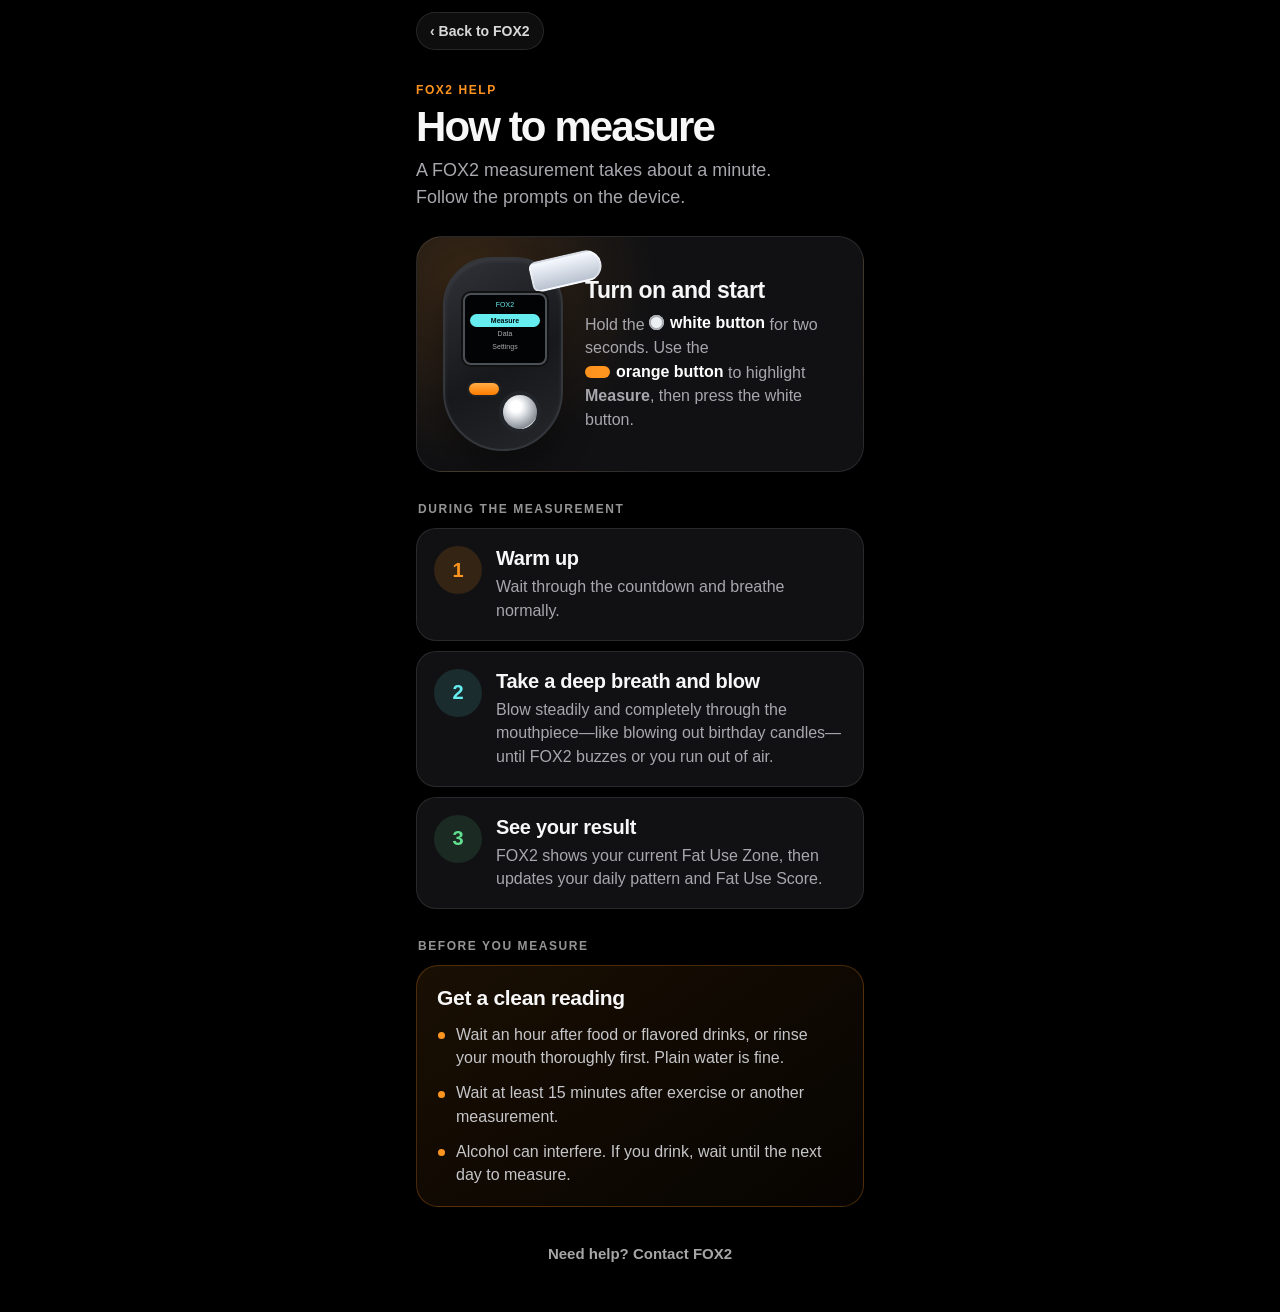
<file: guide/index.html>
<!doctype html>
<html lang="en">
<head>
  <meta charset="utf-8">
  <meta name="viewport" content="width=device-width, initial-scale=1, viewport-fit=cover">
  <meta name="color-scheme" content="dark">
  <meta name="theme-color" content="#000000">
  <title>How to measure with FOX2</title>
  <style>
    :root {
      color-scheme: dark;
      --orange:#ff941f;
      --orange-soft:rgba(255,148,31,.14);
      --cyan:#66edf0;
      --green:#61df8f;
      --text:#f7f7f8;
      --muted:#a7a7ad;
      --line:rgba(255,255,255,.1);
      --card:#111113;
    }
    * { box-sizing:border-box; }
    html { background:#000; }
    body {
      margin:0; min-height:100vh; background:#000; color:var(--text);
      font-family:-apple-system,BlinkMacSystemFont,"Segoe UI",sans-serif;
      -webkit-font-smoothing:antialiased;
    }
    button, a { font:inherit; }
    .shell {
      width:min(100%, 480px); margin:0 auto;
      padding:calc(env(safe-area-inset-top) + 12px) 16px calc(env(safe-area-inset-bottom) + 36px);
    }
    .back {
      display:inline-flex; align-items:center; min-height:38px; padding:8px 13px;
      border:1px solid var(--line); border-radius:999px;
      background:rgba(255,255,255,.055); color:rgba(255,255,255,.84);
      font-size:14px; line-height:1; font-weight:750; cursor:pointer;
    }
    .back:active { background:rgba(255,255,255,.12); transform:scale(.98); }
    .eyebrow {
      margin-top:34px; color:var(--orange); font-size:12px; line-height:1;
      font-weight:850; letter-spacing:.13em; text-transform:uppercase;
    }
    h1 {
      max-width:390px; margin:10px 0 10px; font-size:42px; line-height:.98;
      letter-spacing:-.045em; font-weight:900;
    }
    .lede {
      max-width:390px; margin:0; color:var(--muted); font-size:18px; line-height:1.48;
    }
    .device-card {
      position:relative; overflow:hidden; margin:26px 0 14px; min-height:224px;
      display:grid; grid-template-columns:132px 1fr; align-items:center; gap:16px;
      padding:20px; border:1px solid var(--line); border-radius:26px;
      background:radial-gradient(circle at 12% 18%,rgba(255,148,31,.16),transparent 42%),var(--card);
    }
    .device {
      position:relative; width:120px; height:194px; margin:auto;
      border:2px solid #33363b; border-radius:52px 52px 64px 64px;
      background:linear-gradient(150deg,#303238,#17181b 56%,#25272b);
      box-shadow:inset 0 2px 4px rgba(255,255,255,.08),0 18px 30px rgba(0,0,0,.35);
    }
    .mouthpiece {
      position:absolute; width:72px; height:31px; right:-42px; top:4px;
      border:2px solid rgba(255,255,255,.4); border-radius:8px 17px 17px 8px;
      background:linear-gradient(180deg,#f6f9ff,#b9c2cf); transform:rotate(-13deg);
      transform-origin:left center;
    }
    .screen {
      position:absolute; left:18px; top:34px; width:84px; height:72px;
      padding:6px 5px; border:2px solid #4b4f56; border-radius:8px; background:#020304;
      box-shadow:0 0 0 2px #111;
    }
    .screen-top { color:var(--cyan); font-size:7px; line-height:1; text-align:center; margin-bottom:6px; }
    .menu-line { height:13px; color:#aaa; font-size:7px; display:flex; align-items:center; justify-content:center; }
    .menu-line.active { border-radius:7px; background:var(--cyan); color:#001011; font-weight:900; }
    .side-button {
      position:absolute; left:22px; top:122px; width:34px; height:16px;
      border:2px solid #202124; border-radius:999px; background:linear-gradient(#ffad45,#ff7d00);
    }
    .main-button {
      position:absolute; right:20px; top:132px; width:42px; height:42px;
      border:4px solid #22252a; border-radius:50%;
      background:radial-gradient(circle at 38% 34%,#fff 0 18%,#d5d9de 38%,#858b92 73%,#f3f4f5 76%);
    }
    .device-copy h2 { margin:0 0 8px; font-size:23px; line-height:1.08; letter-spacing:-.02em; }
    .device-copy p { margin:0; color:var(--muted); font-size:16px; line-height:1.47; }
    .control-key { display:inline-flex; align-items:center; gap:6px; white-space:nowrap; color:#fff; font-weight:780; }
    .key-orange { width:25px; height:12px; border-radius:999px; background:var(--orange); }
    .key-white { width:15px; height:15px; border-radius:50%; background:#edf0f3; box-shadow:inset 0 0 0 2px #a8adb3; }
    .section-label {
      margin:30px 2px 12px; color:rgba(255,255,255,.58); font-size:12px;
      font-weight:850; letter-spacing:.13em; text-transform:uppercase;
    }
    .steps { display:grid; gap:10px; }
    .step {
      display:grid; grid-template-columns:48px 1fr; gap:14px; align-items:start;
      padding:17px; border:1px solid var(--line); border-radius:20px; background:var(--card);
    }
    .step-number {
      width:48px; height:48px; display:grid; place-items:center; border-radius:50%;
      background:var(--orange-soft); color:var(--orange); font-size:20px; font-weight:900;
    }
    .step:nth-child(2) .step-number { background:rgba(102,237,240,.12); color:var(--cyan); }
    .step:nth-child(3) .step-number { background:rgba(97,223,143,.12); color:var(--green); }
    .step h2 { margin:1px 0 5px; font-size:20px; line-height:1.15; letter-spacing:-.015em; }
    .step p { margin:0; color:var(--muted); font-size:16px; line-height:1.48; }
    .tips {
      padding:20px; border:1px solid rgba(255,148,31,.26); border-radius:22px;
      background:linear-gradient(145deg,rgba(255,148,31,.1),rgba(255,148,31,.025));
    }
    .tips h2 { margin:0 0 13px; font-size:21px; letter-spacing:-.015em; }
    .tips ul { list-style:none; margin:0; padding:0; display:grid; gap:12px; }
    .tips li {
      position:relative; padding-left:19px; color:#c6c6ca; font-size:16px; line-height:1.45;
    }
    .tips li::before {
      content:""; position:absolute; left:1px; top:.58em; width:7px; height:7px;
      border-radius:50%; background:var(--orange);
    }
    .contact {
      display:flex; justify-content:center; margin-top:24px; padding:14px;
      color:rgba(255,255,255,.65); font-size:15px; font-weight:700; text-decoration:none;
    }
    .contact:active { color:#fff; }
    @media (max-width:370px) {
      h1 { font-size:37px; }
      .device-card { grid-template-columns:108px 1fr; padding:16px; gap:12px; }
      .device { transform:scale(.86); transform-origin:center; margin-left:-6px; }
      .device-copy h2 { font-size:20px; }
      .device-copy p, .step p, .tips li { font-size:15px; }
    }
    @media (prefers-reduced-motion:reduce) {
      *,*::before,*::after { scroll-behavior:auto!important; transition:none!important; }
    }
  </style>
</head>
<body>
  <main class="shell">
    <button type="button" class="back" onclick="returnToFox2()">&#8249; Back to FOX2</button>

    <div class="eyebrow">FOX2 Help</div>
    <h1>How to measure</h1>
    <p class="lede">A FOX2 measurement takes about a minute. Follow the prompts on the device.</p>

    <section class="device-card" aria-labelledby="start-title">
      <div class="device" aria-hidden="true">
        <div class="mouthpiece"></div>
        <div class="screen">
          <div class="screen-top">FOX2</div>
          <div class="menu-line active">Measure</div>
          <div class="menu-line">Data</div>
          <div class="menu-line">Settings</div>
        </div>
        <div class="side-button"></div>
        <div class="main-button"></div>
      </div>
      <div class="device-copy">
        <h2 id="start-title">Turn on and start</h2>
        <p>Hold the <span class="control-key"><span class="key-white"></span>white button</span> for two seconds. Use the <span class="control-key"><span class="key-orange"></span>orange button</span> to highlight <strong>Measure</strong>, then press the white button.</p>
      </div>
    </section>

    <div class="section-label">During the measurement</div>
    <div class="steps">
      <section class="step">
        <div class="step-number">1</div>
        <div><h2>Warm up</h2><p>Wait through the countdown and breathe normally.</p></div>
      </section>
      <section class="step">
        <div class="step-number">2</div>
        <div><h2>Take a deep breath and blow</h2><p>Blow steadily and completely through the mouthpiece—like blowing out birthday candles—until FOX2 buzzes or you run out of air.</p></div>
      </section>
      <section class="step">
        <div class="step-number">3</div>
        <div><h2>See your result</h2><p>FOX2 shows your current Fat Use Zone, then updates your daily pattern and Fat Use Score.</p></div>
      </section>
    </div>

    <div class="section-label">Before you measure</div>
    <section class="tips">
      <h2>Get a clean reading</h2>
      <ul>
        <li>Wait an hour after food or flavored drinks, or rinse your mouth thoroughly first. Plain water is fine.</li>
        <li>Wait at least 15 minutes after exercise or another measurement.</li>
        <li>Alcohol can interfere. If you drink, wait until the next day to measure.</li>
      </ul>
    </section>

    <a class="contact" href="mailto:tim@fox2.info?subject=FOX2%20Question">Need help? Contact FOX2</a>
  </main>

  <script>
    function returnToFox2() {
      try {
        if (document.referrer) {
          var previous = new URL(document.referrer);
          if (previous.origin === window.location.origin && previous.pathname.indexOf('/graphs/') === 0) {
            window.location.href = previous.href;
            return;
          }
        }
      } catch (e) {}
      if (window.history.length > 1) {
        window.history.back();
        return;
      }
      window.location.href = '/graphs/';
    }
  </script>
</body>
</html>
</file>
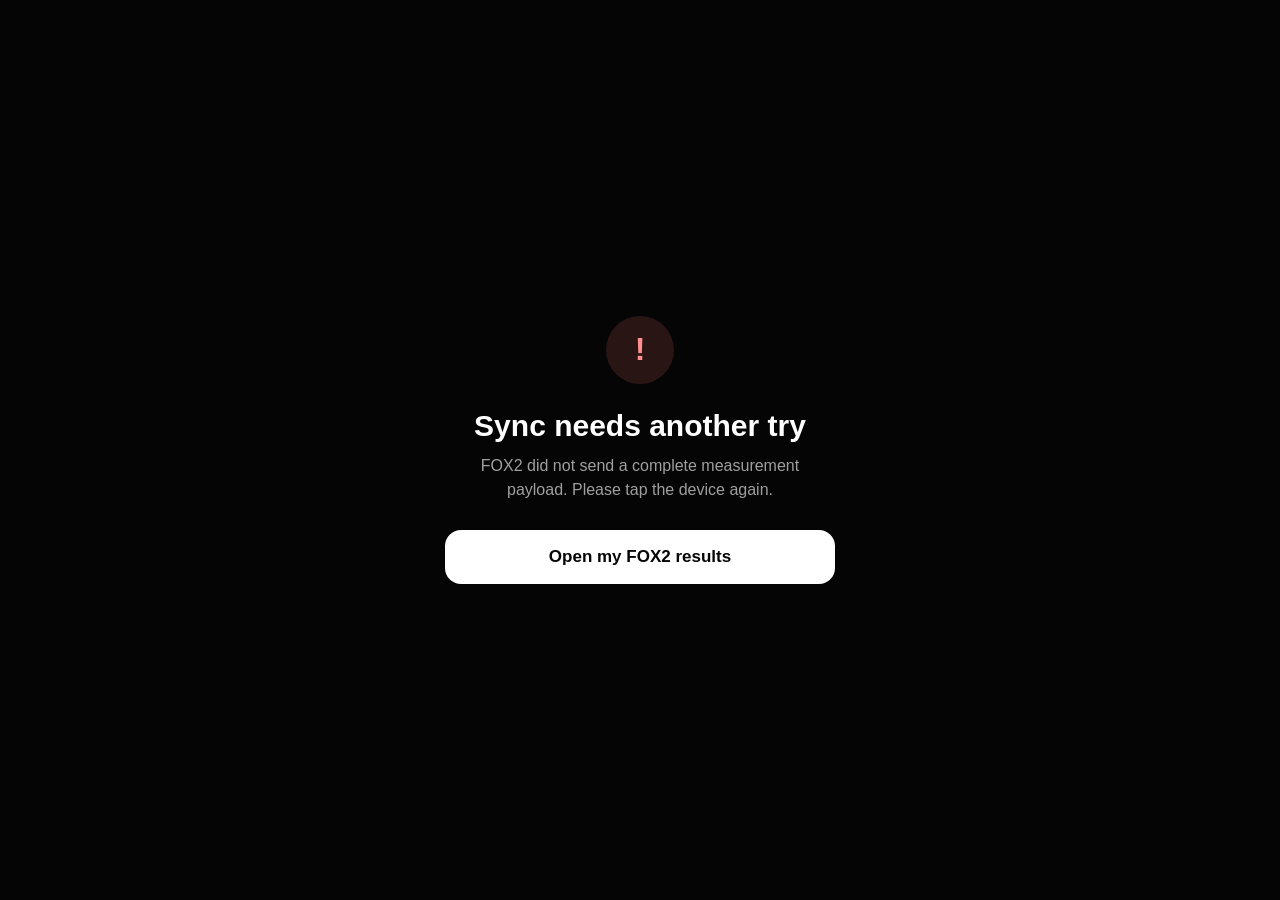
<file: sync/index.html>
<!DOCTYPE html>
<html lang="en">
<head>
  <meta charset="utf-8">
  <meta name="viewport" content="width=device-width,initial-scale=1,viewport-fit=cover">
  <meta name="color-scheme" content="dark">
  <title>Syncing FOX2</title>
  <style>
    *{box-sizing:border-box}
    html,body{margin:0;min-height:100%;background:#050505;color:#fff;font-family:-apple-system,BlinkMacSystemFont,"Segoe UI",sans-serif}
    body{min-height:100dvh;display:grid;place-items:center;padding:28px}
    main{width:min(100%,390px);text-align:center}
    .mark{width:68px;height:68px;margin:0 auto 26px;border-radius:50%;display:grid;place-items:center;background:linear-gradient(135deg,#22d3ee,#4ade80);color:#031314;font-size:32px;font-weight:900}
    .mark.syncing{color:transparent;position:relative}
    .mark.syncing:after{content:"";position:absolute;width:25px;height:25px;border:3px solid rgba(0,0,0,.25);border-top-color:#061012;border-radius:50%;animation:spin .8s linear infinite}
    @keyframes spin{to{transform:rotate(360deg)}}
    h1{font-size:30px;line-height:1.08;margin:0 0 12px}
    p{font-size:16px;line-height:1.5;color:rgba(255,255,255,.62);margin:0 auto;max-width:330px}
    button{display:none;width:100%;margin-top:28px;border:0;border-radius:16px;padding:17px 20px;background:#fff;color:#050505;font:800 17px -apple-system,BlinkMacSystemFont,"Segoe UI",sans-serif;cursor:pointer}
    .error .mark{background:#2a1515;color:#ff8f8f}
    .error button{display:block}
    iframe{position:fixed;width:1px;height:1px;left:-10px;top:-10px;opacity:0;pointer-events:none;border:0}
  </style>
</head>
<body>
  <main id="card" aria-live="polite">
    <div class="mark syncing" id="mark">✓</div>
    <h1 id="title">Syncing your FOX2…</h1>
    <p id="message">Keep this page open for a moment while your newest measurements are saved.</p>
    <button id="continue" type="button">Return to my results</button>
  </main>
  <script>
    (function(){
      var handoffGeneration=2;
      var incoming=new URL(window.location.href);
      var params=new URLSearchParams(incoming.search);
      var deviceId=params.get('id')||'';
      var safeId=deviceId.replace(/[^A-Za-z0-9_-]/g,'');
      var card=document.getElementById('card');
      var mark=document.getElementById('mark');
      var title=document.getElementById('title');
      var message=document.getElementById('message');
      var button=document.getElementById('continue');
      var presenceKey='fox2-results-presence:'+safeId;
      var updateKey='fox2-sync-update:'+safeId;
      var existing=false,complete=false,channel=null,nonce=String(Date.now())+Math.random();

      function readStored(key){
        try{return JSON.parse(localStorage.getItem(key)||'null');}catch(e){return null;}
      }
      function hasRecentPresence(){
        var presence=readStored(presenceKey);
        return !!(presence&&presence.instanceId&&Number(presence.generation||0)>=handoffGeneration&&Date.now()-Number(presence.updatedAt||0)<120000);
      }
      function publishUpdate(url){
        try{localStorage.setItem(updateKey,JSON.stringify({url:url,updatedAt:Date.now()}));}catch(e){}
      }

      function resultsUrl(){
        var url=new URL('/graphs/',window.location.origin);
        params.forEach(function(value,key){ if(key!=='sync') url.searchParams.set(key,value); });
        if(!url.searchParams.get('program_share')) url.searchParams.delete('program_share');
        url.searchParams.set('src','nfc');
        url.searchParams.set('handoff','1');
        url.searchParams.set('program','1');
        url.searchParams.set('sync_rev',String(Date.now()));
        return url.toString();
      }

      function fail(text){
        card.classList.add('error');
        mark.classList.remove('syncing');mark.textContent='!';
        title.textContent='Sync needs another try';
        message.textContent=text||'Keep your phone near FOX2 and tap again.';
        button.textContent='Open my FOX2 results';button.style.display='block';
      }

      function probe(){
        if(channel) channel.postMessage({type:'probe',deviceId:deviceId,nonce:nonce});
      }

      function finish(){
        if(!complete) return;
        var url=resultsUrl();
        publishUpdate(url);
        if(channel) channel.postMessage({type:'updated',deviceId:deviceId,resultsUrl:url});
        // Give an existing page a short window to answer the final probe. If
        // none answers, this first sync page simply becomes the results page.
        probe();
        setTimeout(function(){
          if(!existing){ window.location.replace(url); return; }
          if(channel) channel.postMessage({type:'focus',deviceId:deviceId});
          mark.classList.remove('syncing');mark.textContent='✓';
          title.textContent='Your FOX2 is synced';
          message.textContent='Your open results page has been updated.';
          button.style.display='block';
          window.close();
        },900);
      }

      if(!deviceId||!params.get('d')){
        fail('FOX2 did not send a complete measurement payload. Please tap the device again.');
        return;
      }

      existing=hasRecentPresence();
      if(typeof BroadcastChannel!=='undefined'){
        channel=new BroadcastChannel('fox2-sync-'+safeId);
        channel.addEventListener('message',function(event){
          var data=event.data||{};
          if(data.type==='present'&&data.deviceId===deviceId&&data.nonce===nonce&&Number(data.generation||0)>=handoffGeneration) existing=true;
        });
        probe();
      }

      button.addEventListener('click',function(){
        // The existing results page has already been updated. Do not call
        // window.open here: mobile Safari may create yet another tab instead
        // of finding the named results page.
        if(channel) channel.postMessage({type:'focus',deviceId:deviceId});
        window.close();
        setTimeout(function(){
          if(document.visibilityState==='visible'){
            title.textContent='Your results are ready';
            message.textContent='Close this sync tab to return to the FOX2 results page you already had open.';
            button.textContent='Try closing this tab';
          }
        },250);
      });

      window.addEventListener('message',function(event){
        if(event.origin!==window.location.origin) return;
        var data=event.data||{};
        if(data.type!=='fox2-sync-complete'||data.deviceId!==deviceId) return;
        if(!data.ok){ fail('FOX2 could not finish saving this sync. Check your connection and tap again.'); return; }
        complete=true;finish();
      });

      var graphUrl=new URL('/graphs/',window.location.origin);
      params.forEach(function(value,key){graphUrl.searchParams.set(key,value);});
      graphUrl.searchParams.set('src','nfc');
      graphUrl.searchParams.set('sync','1');
      var frame=document.createElement('iframe');
      frame.title='FOX2 data sync';frame.src=graphUrl.toString();
      document.body.appendChild(frame);
      setTimeout(function(){ if(!complete) fail('The sync is taking longer than expected. Check your connection and try again.'); },20000);
    })();
  </script>
</body>
</html>
</file>
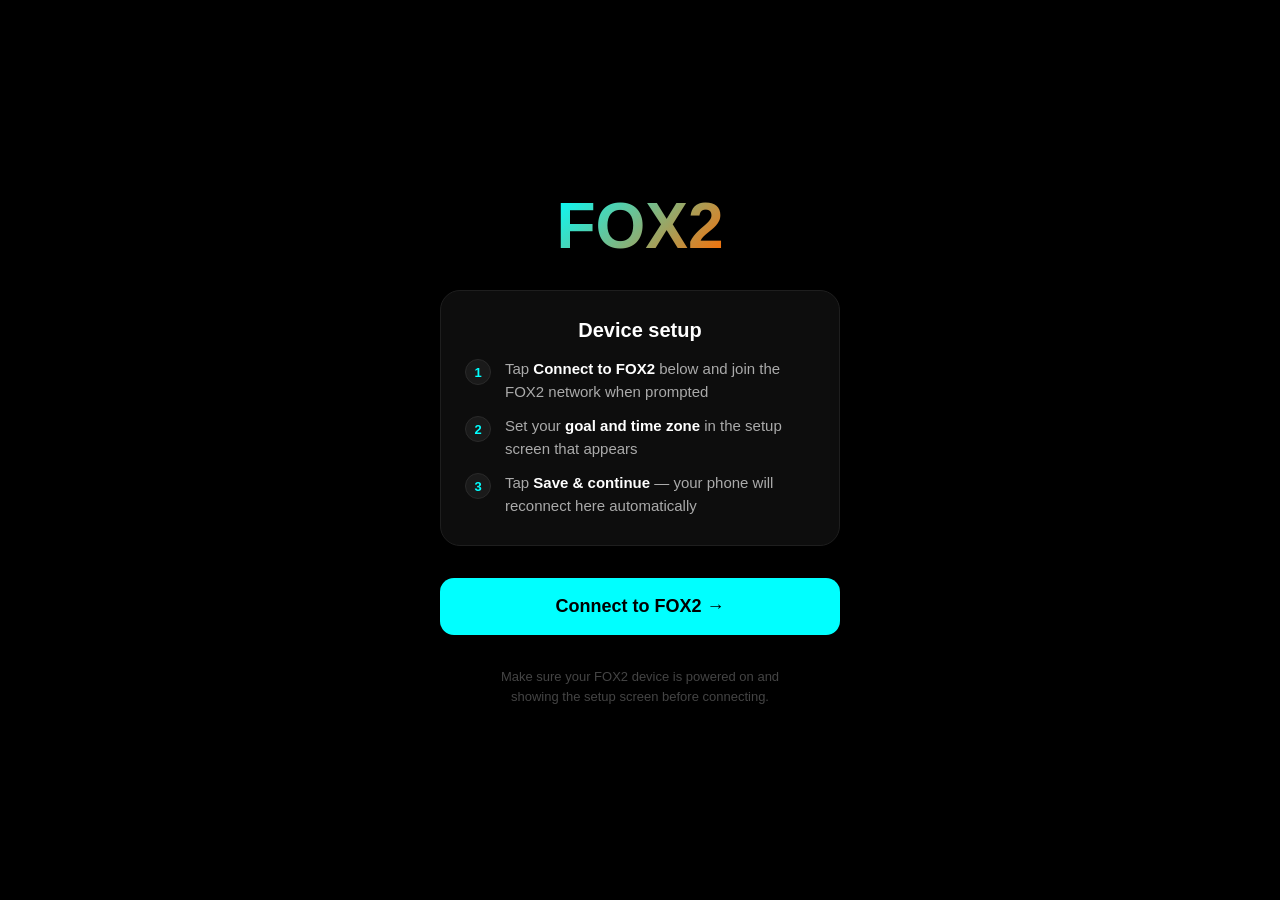
<file: Connect.html>
<!DOCTYPE html>
<html>
<head>
  <meta name="viewport" content="width=device-width,initial-scale=1">
  <meta name="color-scheme" content="dark">
  <title>Set up FOX2</title>
  <style>
    * { box-sizing: border-box; margin: 0; padding: 0; }
    body {
      background: #000;
      color: #fff;
      font-family: -apple-system, BlinkMacSystemFont, "Segoe UI", sans-serif;
      min-height: 100dvh;
      display: flex;
      flex-direction: column;
      align-items: center;
      justify-content: center;
      padding: 32px 24px;
      gap: 32px;
      -webkit-tap-highlight-color: transparent;
      touch-action: manipulation;
    }

    .logo {
      font-size: 64px;
      font-weight: 700;
      background: linear-gradient(135deg, #00ffff, #ff6b00);
      -webkit-background-clip: text;
      -webkit-text-fill-color: transparent;
      background-clip: text;
      line-height: 1;
    }

    .card {
      background: #0d0d0d;
      border: 1px solid #1e1e1e;
      border-radius: 20px;
      padding: 28px 24px;
      width: 100%;
      max-width: 400px;
      display: flex;
      flex-direction: column;
      gap: 16px;
      text-align: center;
    }

    .card-title {
      font-size: 20px;
      font-weight: 700;
      color: #fff;
    }

    .card-body {
      font-size: 15px;
      color: #888;
      line-height: 1.6;
    }

    .steps {
      display: flex;
      flex-direction: column;
      gap: 12px;
      text-align: left;
    }

    .step {
      display: flex;
      align-items: flex-start;
      gap: 14px;
    }

    .step-num {
      width: 26px;
      height: 26px;
      min-width: 26px;
      border-radius: 50%;
      background: #1a1a1a;
      border: 1px solid #2a2a2a;
      display: flex;
      align-items: center;
      justify-content: center;
      font-size: 13px;
      font-weight: 700;
      color: #00ffff;
      margin-top: 1px;
    }

    .step-text {
      font-size: 15px;
      color: #aaa;
      line-height: 1.5;
    }

    .step-text strong {
      color: #fff;
      font-weight: 600;
    }

    .btn-connect {
      display: block;
      width: 100%;
      max-width: 400px;
      padding: 18px;
      background: #00ffff;
      color: #000;
      font-size: 18px;
      font-weight: 700;
      border-radius: 14px;
      text-decoration: none;
      text-align: center;
      cursor: pointer;
      border: none;
      transition: opacity 0.15s;
    }

    .btn-connect:active {
      opacity: 0.8;
    }

    .note {
      font-size: 13px;
      color: #444;
      text-align: center;
      max-width: 320px;
      line-height: 1.5;
    }
  </style>
</head>
<body>

  <div class="logo">FOX2</div>

  <div class="card">
    <div class="card-title">Device setup</div>
    <div class="steps">
      <div class="step">
        <div class="step-num">1</div>
        <div class="step-text">Tap <strong>Connect to FOX2</strong> below and join the FOX2 network when prompted</div>
      </div>
      <div class="step">
        <div class="step-num">2</div>
        <div class="step-text">Set your <strong>goal and time zone</strong> in the setup screen that appears</div>
      </div>
      <div class="step">
        <div class="step-num">3</div>
        <div class="step-text">Tap <strong>Save &amp; continue</strong> — your phone will reconnect here automatically</div>
      </div>
    </div>
  </div>

  <a class="btn-connect" href="WIFI:S:FOX2-PORTAL;T:nopass;;">
    Connect to FOX2 →
  </a>

  <div class="note">
    Make sure your FOX2 device is powered on and showing the setup screen before connecting.
  </div>

  <script>
    // When the user returns to this page after the captive portal
    // closes, redirect them to the FOX2 dashboard
    var connected = false;

    document.querySelector('.btn-connect').addEventListener('click', function() {
      connected = true;
    });

    function handleReturn() {
      if (connected) {
        window.location.replace('https://tvratto.github.io/Fox2/');
      }
    }

    document.addEventListener('visibilitychange', function() {
      if (document.visibilityState === 'visible') handleReturn();
    });

    window.addEventListener('pageshow', function(e) {
      if (e.persisted) handleReturn();
    });

    window.addEventListener('focus', handleReturn);
  </script>
</body>
</html>
</file>
<file: graphs/app.css>
:root{
  color-scheme:dark;
  --bg:#050505;
  --surface:#111;
  --surface-2:#181818;
  --line:#2b2b2b;
  --text:#f7f7f5;
  --muted:#929292;
  --gold:#FFD23C;
  --cyan:#22D3EE;
  --green:#4ADE80;
  --magenta:#A855F7;
  --orange:#FB923C;
  --danger:#ff6b6b;
  font-family:-apple-system,BlinkMacSystemFont,system-ui,sans-serif;
}
*{box-sizing:border-box}
html,body{margin:0;min-height:100%;background:var(--bg);color:var(--text)}
body{font-size:16px}
button,input{font:inherit}
button{cursor:pointer}
[hidden]{display:none!important}
.sr-only{position:absolute!important;width:1px!important;height:1px!important;padding:0!important;margin:-1px!important;overflow:hidden!important;clip:rect(0,0,0,0)!important;white-space:nowrap!important;border:0!important}
.app-shell{width:min(100%,560px);min-height:100vh;margin:0 auto}
.app-header{position:sticky;z-index:20;top:0;display:flex;align-items:baseline;padding:16px 56px 14px 20px;background:#000}
.brand{display:none}
.tabs{display:flex;align-items:baseline;gap:clamp(8px,3vw,16px);overflow:auto;scrollbar-width:none}.tabs::-webkit-scrollbar{display:none}
.tab{flex:0 0 auto;padding:0;border:0;background:transparent;color:rgba(255,255,255,.3);font-size:15px;font-weight:600;white-space:nowrap}
.tab::after{display:none}
.tab.is-active{color:#fff;font-size:clamp(18px,5.5vw,24px);font-weight:700}
.utility-button{position:absolute;right:17px;top:10px;width:36px;height:36px;padding:0;border:1px solid #303030;border-radius:50%;background:#111;color:#bbb;font-size:14px;font-weight:900;letter-spacing:-.08em}
.app-main{padding:28px 16px 70px}
.shared-banner{margin:0 0 18px;padding:9px 12px;border:1px solid rgba(255,140,0,.3);border-radius:12px;background:rgba(255,140,0,.08);color:#d9a159;font-size:11px;font-weight:850;letter-spacing:.08em;text-align:center;text-transform:uppercase}
.panel{animation:panel-in .22s ease both}
@keyframes panel-in{from{opacity:0;transform:translateY(5px)}}
h1,h2,p{margin-top:0}h1{margin-bottom:0;font-size:clamp(34px,8vw,52px);line-height:1;letter-spacing:-.055em}h2{margin:0;font-size:25px;line-height:1.1;letter-spacing:-.035em}
.eyebrow{margin-bottom:8px;color:var(--muted);font-size:12px;font-weight:850;letter-spacing:.12em;text-transform:uppercase}
.card{border:1px solid var(--line);border-radius:24px;background:var(--surface)}
.loading-card,.empty-state{min-height:62vh;display:grid;place-content:center;justify-items:center;padding:36px;text-align:center}
.loading-card p,.empty-state p{margin:15px 0 0;color:var(--muted);line-height:1.45}.empty-state h1{max-width:520px;font-size:36px}
.spinner{width:24px;height:24px;border:2px solid #333;border-top-color:#fff;border-radius:50%;animation:spin .8s linear infinite}@keyframes spin{to{transform:rotate(360deg)}}
.tier-low{color:var(--cyan)!important}.tier-medium{color:var(--green)!important}.tier-high{color:var(--magenta)!important}.tier-very_high{color:var(--orange)!important}
.day-card-viewport{position:relative;overflow:hidden;touch-action:pan-y;overscroll-behavior:contain;user-select:none;-webkit-user-select:none}.day-card-track{display:flex;width:100%;transform:translateX(-100%);transition:transform .26s cubic-bezier(.2,1,.25,1);will-change:transform}.day-card-track.is-dragging{transition:none}.day-card-panel{flex:0 0 100%;width:100%;min-width:0;overflow:hidden}.day-card-panel>.timeline-card{height:100%}.timeline-card.is-ghost{pointer-events:none}
.timeline-card{position:relative;min-height:540px;overflow:hidden;background:#050505;touch-action:pan-y}.day-chart{position:absolute;z-index:1;inset:0;min-width:0;max-width:100%;overflow:hidden}.day-chart canvas{display:block;width:100%;height:100%}.timeline-day-heading{position:absolute;z-index:3;top:14px;display:grid;gap:4px;pointer-events:none}.timeline-day-heading.is-previous{left:16px}.timeline-day-heading.is-current{left:calc(33.333% + 16px)}.timeline-day-heading strong{color:rgba(255,255,255,.5);font-size:14px;font-weight:850;letter-spacing:.08em;text-transform:uppercase}.timeline-day-heading.is-current strong{color:#f4f4f1}.timeline-day-heading span{color:rgba(255,255,255,.4);font-size:13px;font-weight:650}.timeline-score-button{--score-progress:0turn;--score-color:var(--orange);position:absolute;z-index:4;top:70px;display:grid;justify-items:center;padding:0;border:0;background:transparent;color:var(--score-color);text-align:center}.timeline-score-button.is-previous{top:77px;left:0;width:33.333%;opacity:.58}.timeline-score-button.is-current{left:33.333%;width:66.667%}.timeline-score-button>span{margin-bottom:6px;color:rgba(255,255,255,.53);font-size:12px;font-weight:700}.timeline-score-ring{position:relative;display:grid;width:82px;height:82px;place-items:center;border-radius:50%;background:conic-gradient(from -90deg,transparent 0 var(--score-progress),#303132 0),var(--score-gradient,conic-gradient(from -90deg,var(--orange) 0 1turn));color:inherit;font-size:31px;font-weight:850;line-height:1;letter-spacing:-.055em;font-variant-numeric:tabular-nums;text-shadow:0 0 20px color-mix(in srgb,currentColor 28%,transparent)}.timeline-score-ring::before{position:absolute;inset:6px;border-radius:50%;background:#101112;box-shadow:inset 0 0 0 1px rgba(255,255,255,.035);content:""}.timeline-score-ring b{position:relative;z-index:1;font:inherit}.timeline-score-button.is-previous>span{margin-bottom:4px;font-size:10px}.timeline-score-button.is-previous .timeline-score-ring{width:58px;height:58px;font-size:21px}.timeline-score-button.is-previous .timeline-score-ring::before{inset:4px}.timeline-score-button em{min-height:14px;margin-top:3px;color:rgba(255,255,255,.46);font-size:11px;font-style:normal;font-weight:650}.timeline-caret{position:absolute;z-index:5;top:50%;width:42px;height:54px;padding:0;border:0;background:transparent;color:rgba(255,255,255,.72);font-size:36px;font-weight:400;line-height:1;transform:translateY(-50%)}.timeline-caret.is-previous{left:-8px}.timeline-caret.is-next{right:-8px}.empty-copy{position:absolute;z-index:4;top:48%;right:8%;left:41%;margin:0;color:var(--muted);font-size:15px;line-height:1.45;text-align:center;transform:translateY(-50%)}.today-actions{display:flex;align-items:center;justify-content:space-between;gap:8px;min-height:58px;padding-top:8px;border-top:1px solid rgba(255,255,255,.08)}.week-nav{display:grid;width:clamp(166px,55%,210px);grid-template-columns:repeat(7,1fr);align-items:center}.week-day{display:grid;min-width:0;height:44px;place-content:center;justify-items:center;gap:5px;padding:0;border:0;background:transparent;color:rgba(255,255,255,.34);font-size:11px;font-weight:650}.week-day i{display:block;width:8px;height:8px;border:1.5px solid rgba(255,255,255,.26);border-radius:50%}.week-day.is-measured{color:rgba(255,255,255,.64)}.week-day.is-measured i{border-color:rgba(255,255,255,.78);background:rgba(255,255,255,.78)}.week-day.is-today{color:#fff}.week-day.is-selected i{box-shadow:0 0 0 3px rgba(255,255,255,.14)}.week-day.is-future{color:rgba(255,255,255,.2)}.week-day.is-future i{border-color:rgba(255,255,255,.16)}.week-day.is-celebrating i{animation:week-day-pulse 1.4s ease-out 1}.quiet-action{padding:10px 14px;border:1px solid #303030;border-radius:12px;background:#111;color:#ddd;font-size:14px;font-weight:760;white-space:nowrap}@keyframes week-day-pulse{0%{box-shadow:0 0 0 0 rgba(255,255,255,.65);transform:scale(.75)}55%{box-shadow:0 0 0 8px rgba(255,255,255,.12);transform:scale(1.25)}100%{box-shadow:0 0 0 12px rgba(255,255,255,0);transform:scale(1)}}
.timeline-score-button{--ring-span:.985turn;--score-start-color:#22D3EE;--score-overflow:0turn;--score-overflow-start-color:#fff;--score-overflow-end-color:#fff;--score-overflow-visible:0;--base-inset:0px;--base-stroke:6px;--base-cap-radius:3px;--outer-stroke:4px;--outer-cap-radius:2px;--center-inset:6px}.timeline-score-ring{background:transparent}.timeline-score-ring::before{z-index:0;inset:var(--center-inset);transition:inset .28s ease}.timeline-score-base,.timeline-score-overflow{position:absolute;z-index:1;border-radius:50%}.timeline-score-base{inset:var(--base-inset);background:conic-gradient(from 0deg,transparent 0 var(--ring-span),#101112 0 1turn),conic-gradient(from 0deg,transparent 0 var(--score-progress),#303132 0),var(--score-gradient,conic-gradient(from 0deg,var(--orange) 0 1turn));transition:inset .28s ease;-webkit-mask:radial-gradient(farthest-side,transparent calc(100% - var(--base-stroke)),#000 0);mask:radial-gradient(farthest-side,transparent calc(100% - var(--base-stroke)),#000 0)}.timeline-score-overflow{inset:0;background:var(--score-overflow-gradient,conic-gradient(from 0deg,var(--score-overflow-start-color) 0 var(--score-overflow),#303132 0 var(--ring-span),#101112 0));filter:drop-shadow(0 0 4px color-mix(in srgb,var(--score-overflow-end-color) 55%,transparent));opacity:var(--score-overflow-visible);-webkit-mask:radial-gradient(farthest-side,transparent calc(100% - var(--outer-stroke)),#000 0);mask:radial-gradient(farthest-side,transparent calc(100% - var(--outer-stroke)),#000 0)}.timeline-score-base::before,.timeline-score-base::after,.timeline-score-overflow::before,.timeline-score-overflow::after{position:absolute;inset:0;border-radius:50%;content:""}.timeline-score-base::before{background:radial-gradient(circle var(--base-cap-radius) at 50% var(--base-cap-radius),var(--score-start-color) 96%,transparent 100%)}.timeline-score-base::after{background:radial-gradient(circle var(--base-cap-radius) at 50% var(--base-cap-radius),var(--score-color) 96%,transparent 100%);transform:rotate(var(--score-progress))}.timeline-score-overflow::before{background:radial-gradient(circle var(--outer-cap-radius) at 50% var(--outer-cap-radius),var(--score-overflow-start-color) 96%,transparent 100%)}.timeline-score-overflow::after{background:radial-gradient(circle var(--outer-cap-radius) at 50% var(--outer-cap-radius),var(--score-overflow-end-color) 96%,transparent 100%);transform:rotate(var(--score-overflow))}.timeline-score-button.has-overflow{--base-inset:8px;--base-stroke:4px;--base-cap-radius:2px;--center-inset:12px}.timeline-score-button.is-current.has-overflow .timeline-score-ring{width:96px;height:96px}.timeline-score-button.is-previous{--base-stroke:4px;--base-cap-radius:2px;--outer-stroke:3px;--outer-cap-radius:1.5px;--center-inset:4px}.timeline-score-button.is-previous.has-overflow{--base-inset:6px;--base-stroke:3px;--base-cap-radius:1.5px;--center-inset:9px}.timeline-score-ring b{z-index:2}
.point-popup{position:absolute;z-index:5;display:grid;width:min(210px,calc(100% - 12px));padding:10px 12px;border:1px solid rgba(255,255,255,.18);border-radius:12px;background:rgba(18,18,20,.97);box-shadow:0 8px 24px rgba(0,0,0,.45);pointer-events:none;text-align:center}.point-popup strong{font-size:16px;line-height:1.1}.point-popup span{margin-top:3px;color:rgba(255,255,255,.62);font-size:12px;font-weight:650}.point-popup p{margin:7px 0 0;color:rgba(255,255,255,.72);font-size:12px;line-height:1.35}.metric-info-sheet .sheet-copy{font-size:16px}
.section-heading{margin-bottom:26px}.tracking-intro{max-width:560px;margin:4vh auto 0;padding:32px}.tracking-intro h1{font-size:42px}.tracking-intro-copy{margin:18px 0 26px;color:#bbb;font-size:18px;line-height:1.5}.intro-diagram{position:relative;display:grid;grid-template-columns:repeat(8,1fr);align-items:end;gap:7px;height:124px;margin:28px 0 30px;padding:18px 2px 20px;border-bottom:1px solid #444}.intro-diagram i{display:block;border-radius:5px 5px 0 0;background:#444}.intro-diagram i:nth-child(1){height:38px}.intro-diagram i:nth-child(2){height:50px}.intro-diagram i:nth-child(3){height:43px}.intro-diagram i:nth-child(n+4){background:#777}.intro-diagram i:nth-child(4){height:55px}.intro-diagram i:nth-child(5){height:62px}.intro-diagram i:nth-child(6){height:67px}.intro-diagram i:nth-child(7){height:72px}.intro-diagram i:nth-child(8){height:77px}.intro-start{position:absolute;top:5px;bottom:0;left:37%;border-left:1px solid #fff}.intro-start span{position:absolute;top:-3px;left:7px;color:#aaa;font-size:10px;font-weight:800;text-transform:uppercase}
.primary-button{min-height:50px;padding:0 20px;border:0;border-radius:14px;background:#f4f4f0;color:#111;font-weight:850}.tracking-intro .primary-button{width:100%}
.tracking-header{display:flex;align-items:start;justify-content:space-between;gap:20px;margin-bottom:22px}.tracking-title-row{display:flex;align-items:center;gap:10px}.info-button{width:29px;height:29px;border:1px solid #444;border-radius:50%;background:transparent;color:#aaa;font-family:Georgia,serif;font-size:16px;font-weight:700}.tracking-day{color:var(--muted);font-size:13px;font-weight:750}.change-summary{margin:14px 0 5px;font-size:clamp(38px,9vw,58px);font-weight:780;line-height:1;letter-spacing:-.055em}.change-summary.is-neutral{font-size:24px;letter-spacing:-.025em}.change-subtitle{margin-bottom:25px;color:var(--muted);font-size:14px}
.tracking-chart-card{padding:18px 14px 14px;overflow:hidden}.tracking-chart{position:relative;height:300px}.tracking-plot{position:absolute;inset:24px 9px 42px;display:grid;grid-template-columns:repeat(34,minmax(3px,1fr));align-items:end;gap:3px;border-bottom:1px solid #555}.tracking-bar{min-width:0;border-radius:3px 3px 0 0}.tracking-bar.is-missing{height:0!important}.tracking-bar.is-today{border:1.5px dashed #8b8b8b;background:rgba(255,255,255,.06)!important}.start-line{position:absolute;z-index:3;top:-15px;bottom:0;left:calc((3.5 / 34) * 100%);border-left:1px solid #aaa}.start-line span{position:absolute;top:0;left:6px;color:#bbb;font-size:11px;font-weight:850;text-transform:uppercase}.average-line{position:absolute;z-index:2;right:0;left:0;border-top:1px solid}.average-line span{position:absolute;right:0;top:-17px;padding-left:5px;background:var(--surface);font-size:11px;font-weight:800}.average-line.before{border-top-style:dashed;border-color:#777}.average-line.before span{color:#999}.average-line.current{border-color:#eee}.average-line.current span{color:#ddd}.tracking-axis{position:absolute;right:9px;bottom:8px;left:9px;display:flex;justify-content:space-between;color:#888;font-size:12px}.tracking-legend{display:flex;gap:18px;margin-top:12px;color:#999;font-size:13px}.tracking-legend span::before{display:inline-block;width:8px;height:8px;margin-right:6px;border-radius:2px;background:currentColor;content:""}
.history-graph{position:relative;overflow:hidden;border-radius:14px;background:#111;touch-action:pan-y;overscroll-behavior:contain;user-select:none;-webkit-user-select:none}.history-mode-track{display:flex;width:200%;transform:translateX(0);transition:transform .26s cubic-bezier(.2,1,.25,1);will-change:transform}.history-mode-track.is-dragging{transition:none}.history-mode-panel{flex:0 0 50%;width:50%;min-width:0;overflow:hidden}.history-canvas{display:block;width:100%;height:auto}.history-view-indicator{position:absolute;top:21px;right:13px;display:flex;gap:5px;pointer-events:none}.history-view-indicator i{display:block;width:5px;height:5px;border-radius:50%;background:rgba(255,255,255,.2)}.history-view-indicator i.is-active{background:rgba(255,255,255,.72)}.history-list{display:grid;gap:12px}.history-card{padding:20px}.history-card-head{display:flex;justify-content:space-between;gap:18px}.history-card h2{font-size:21px}.history-card strong{font-size:22px}.history-meta{display:flex;gap:12px;margin:14px 0 0;color:var(--muted);font-size:12px}.history-empty{padding:34px;color:var(--muted);text-align:center}
.sheet{width:min(calc(100% - 24px),520px);margin:auto 12px 12px auto;padding:0;border:1px solid #333;border-radius:24px;background:#151515;color:#fff;box-shadow:0 24px 80px #000}.sheet::backdrop,.confirm-dialog::backdrop{background:rgba(0,0,0,.7);backdrop-filter:blur(4px)}.sheet form{position:relative;padding:28px}.sheet-close{position:absolute;top:16px;right:16px;width:34px;height:34px;border:0;border-radius:50%;background:#2a2a2a;color:#aaa;font-size:22px}.sheet h2{max-width:400px;font-size:29px}.field{display:block;margin:22px 0}.field span{display:block;margin-bottom:8px;color:#aaa;font-size:12px;font-weight:760}.field input{width:100%;height:48px;padding:0 13px;border:1px solid #383838;border-radius:12px;background:#0b0b0b;color:#fff;outline:none}.field input:focus{border-color:#888}.form-note,.sheet-copy{color:#aaa;line-height:1.5}.sheet .primary-button{width:100%}.date-list{margin:24px 0}.date-list div{display:flex;justify-content:space-between;padding:11px 0;border-bottom:1px solid #292929}.date-list dt{color:#888}.date-list dd{margin:0;font-weight:750}.sheet-action{display:block;width:100%;min-height:46px;border:0;border-top:1px solid #292929;background:transparent;color:#eee;text-align:left}.sheet-action.is-danger{color:var(--danger)}
.confirm-dialog{width:min(calc(100% - 32px),390px);padding:24px;border:1px solid #333;border-radius:20px;background:#181818;color:#fff}.confirm-dialog h2{font-size:23px}.confirm-dialog p{margin:12px 0 23px;color:#aaa;line-height:1.45}.confirm-actions{display:flex;justify-content:flex-end;gap:8px}.confirm-actions button{min-height:40px;padding:0 15px;border:1px solid #333;border-radius:11px;background:#222;color:#ddd}.confirm-actions .is-primary{background:#eee;color:#111}
.utility-sheet .sheet-action{padding:0 2px}.utility-status{min-height:20px;margin:14px 0 0;color:var(--muted);font-size:12px;line-height:1.4}
.week-day.is-selected i{box-shadow:0 0 0 3px #050505,0 0 0 5px rgba(255,255,255,.38)}
.week-day.is-measured:not(.is-today):not(.is-future){color:rgba(255,255,255,.34)}
.handoff-overlay{position:fixed;z-index:100;inset:0;display:grid;place-items:center;padding:24px;background:#050505}.handoff-card{width:min(100%,390px);text-align:center}.handoff-mark{display:grid;width:68px;height:68px;margin:0 auto 26px;place-items:center;border-radius:50%;background:linear-gradient(135deg,var(--cyan),var(--green));color:#031314;font-size:32px;font-weight:900}.handoff-card h1{margin-bottom:12px;font-size:30px}.handoff-card p{margin:0 auto 28px;max-width:330px;color:var(--muted);line-height:1.5}.handoff-card .primary-button{width:100%}
@media(max-width:600px){.app-shell{height:100svh;min-height:0}.app-header{height:58px;padding:16px 52px 14px 20px}.utility-button{right:9px;top:10px}.app-main{height:calc(100svh - 58px);padding:10px 10px 8px}.panel#panel-today,#today-content{height:100%}#today-content{display:flex;min-height:0;flex-direction:column}.day-card-viewport{flex:1 1 auto;min-height:0}.day-card-track,.day-card-panel{height:100%}.timeline-card{min-height:0;height:100%}.today-actions{flex:0 0 52px;min-height:52px;padding-top:6px}.tracking-chart{height:265px}.tracking-plot{gap:2px}.tracking-intro{padding:25px 20px}.sheet{margin:auto 8px 8px}.sheet form{padding:25px 20px}}
@media(max-width:380px){.timeline-score-ring{width:76px;height:76px;font-size:28px}.timeline-score-button.is-previous .timeline-score-ring{width:54px;height:54px;font-size:20px}.tracking-plot{gap:1px}.change-summary{font-size:36px}}
@media(prefers-reduced-motion:reduce){*,*::before,*::after{scroll-behavior:auto!important;animation-duration:.01ms!important;animation-iteration-count:1!important}}
</file>
